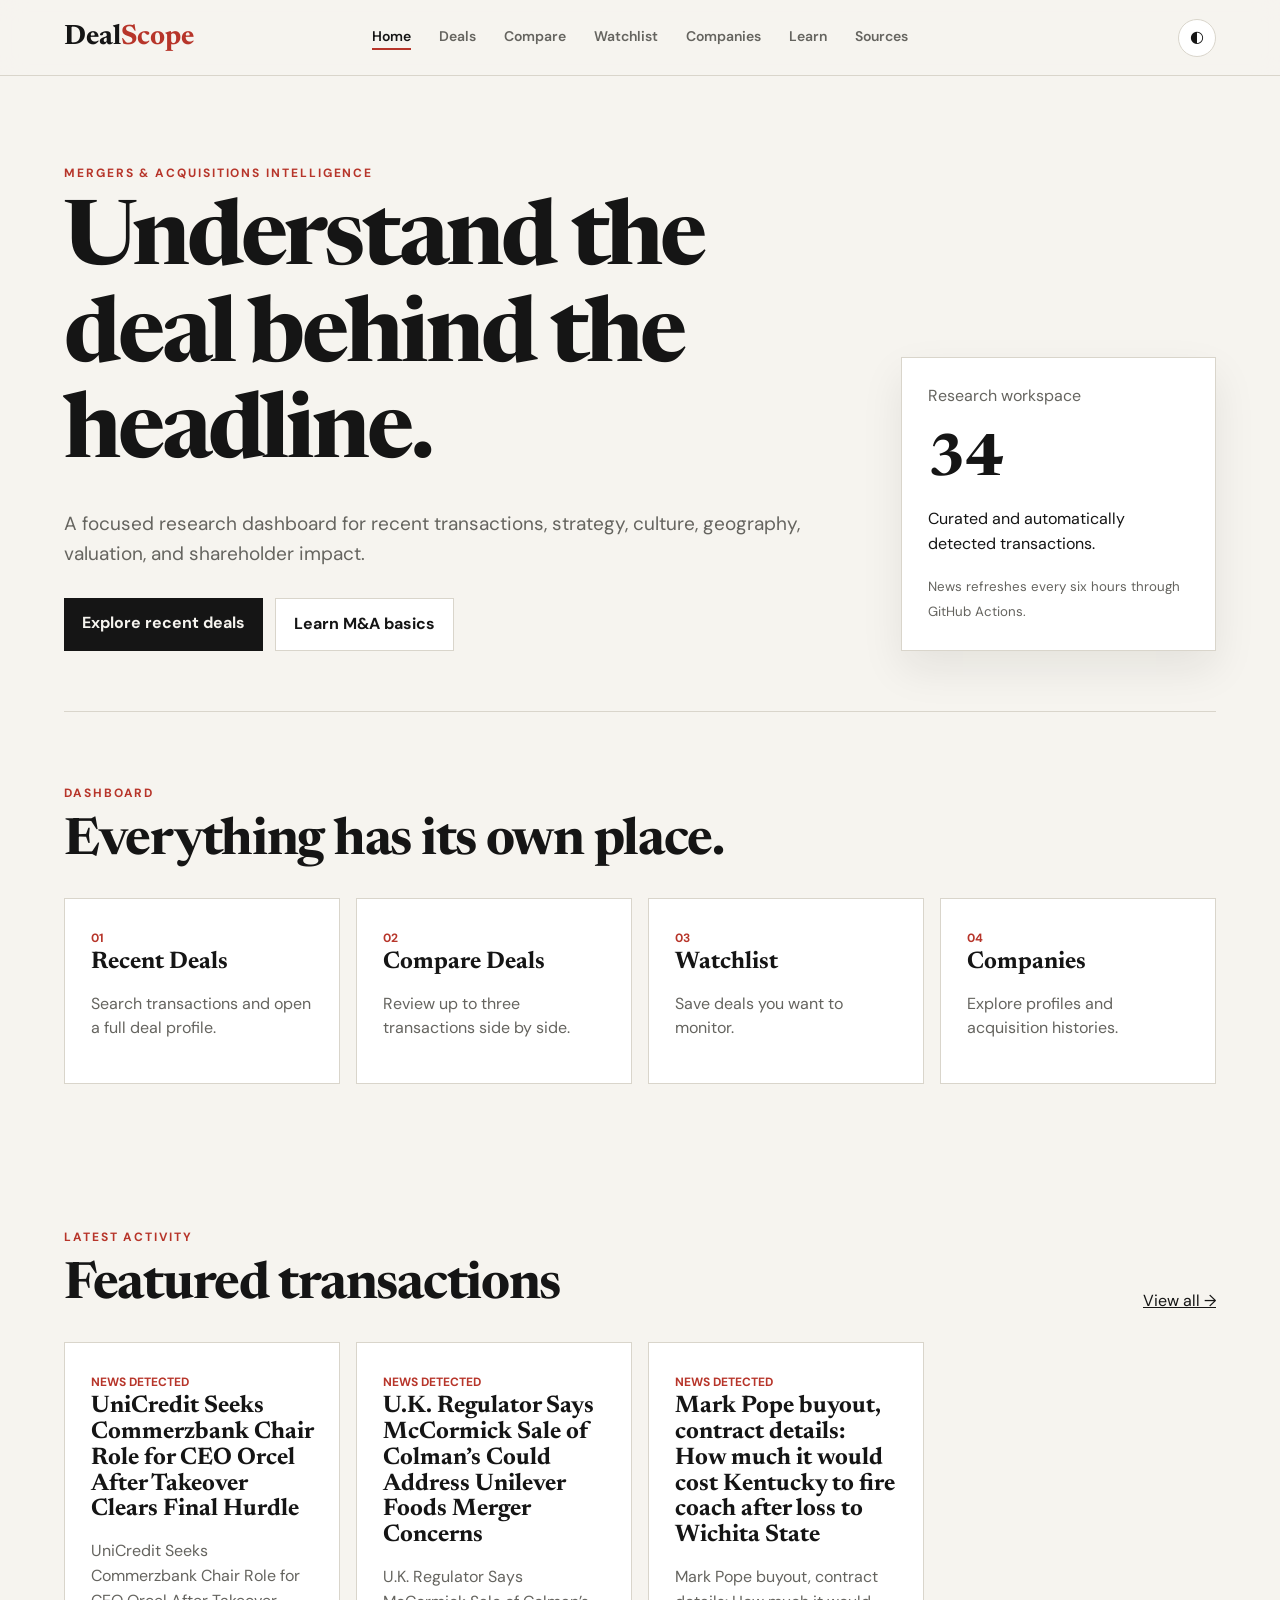
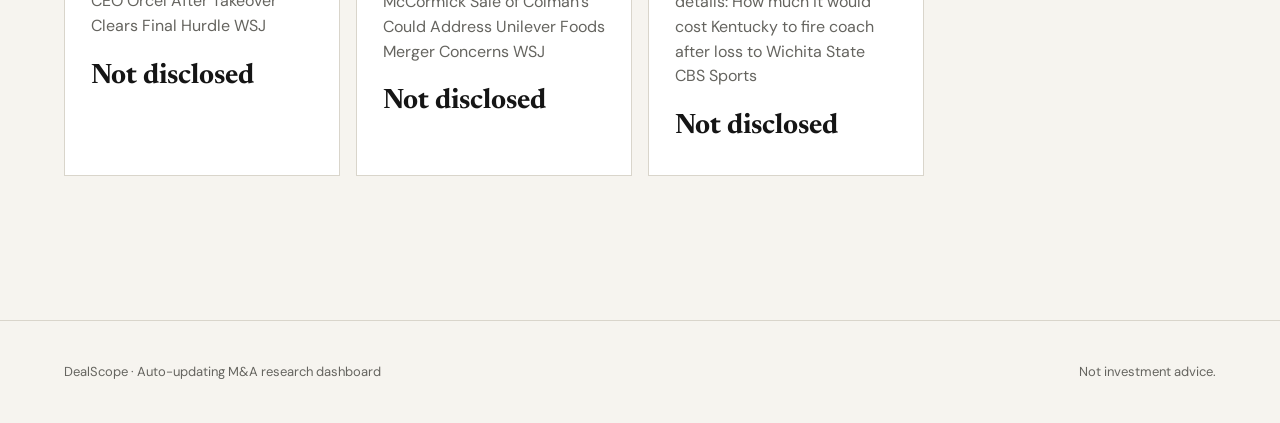
<file: index.html>
<!DOCTYPE html><html lang="en"><head><meta charset="UTF-8"><meta name="viewport" content="width=device-width, initial-scale=1.0"><title>M&A Intelligence | DealScope</title><link rel="preconnect" href="https://fonts.googleapis.com"><link rel="preconnect" href="https://fonts.gstatic.com" crossorigin><link href="https://fonts.googleapis.com/css2?family=DM+Sans:wght@400;500;600;700&family=Newsreader:opsz,wght@6..72,600;6..72,700&display=swap" rel="stylesheet"><link rel="stylesheet" href="styles.css"></head><body><header class="site-header"><a class="brand" href="index.html">Deal<span>Scope</span></a><nav aria-label="Primary navigation"><a href="index.html">Home</a><a href="deals.html">Deals</a><a href="compare.html">Compare</a><a href="watchlist.html">Watchlist</a><a href="companies.html">Companies</a><a href="learn.html">Learn</a><a href="sources.html">Sources</a></nav><button id="themeToggle" class="icon-button" aria-label="Toggle dark mode">◐</button></header><main><section class="hero"><div><p class="eyebrow">MERGERS & ACQUISITIONS INTELLIGENCE</p><h1>Understand the deal behind the headline.</h1><p class="hero-copy">A focused research dashboard for recent transactions, strategy, culture, geography, valuation, and shareholder impact.</p><div class="hero-actions"><a class="primary-button" href="deals.html">Explore recent deals</a><a class="secondary-button" href="learn.html">Learn M&A basics</a></div></div><aside class="market-pulse"><span>Research workspace</span><strong id="homeDealCount">0</strong><p>Curated and automatically detected transactions.</p><small>News refreshes every six hours through GitHub Actions.</small></aside></section><section class="page-section"><div class="section-heading"><div><p class="eyebrow">DASHBOARD</p><h2>Everything has its own place.</h2></div></div><div class="navigation-grid"><a href="deals.html"><span>01</span><h3>Recent Deals</h3><p>Search transactions and open a full deal profile.</p></a><a href="compare.html"><span>02</span><h3>Compare Deals</h3><p>Review up to three transactions side by side.</p></a><a href="watchlist.html"><span>03</span><h3>Watchlist</h3><p>Save deals you want to monitor.</p></a><a href="companies.html"><span>04</span><h3>Companies</h3><p>Explore profiles and acquisition histories.</p></a></div></section><section class="page-section"><div class="section-heading"><div><p class="eyebrow">LATEST ACTIVITY</p><h2>Featured transactions</h2></div><a href="deals.html">View all →</a></div><div id="featuredDeals" class="featured-grid"></div></section></main><footer><p>DealScope · Auto-updating M&A research dashboard</p><p>Not investment advice.</p></footer><script src="generated-deals.js"></script><script src="data.js"></script><script src="app.js"></script></body></html>
</file>
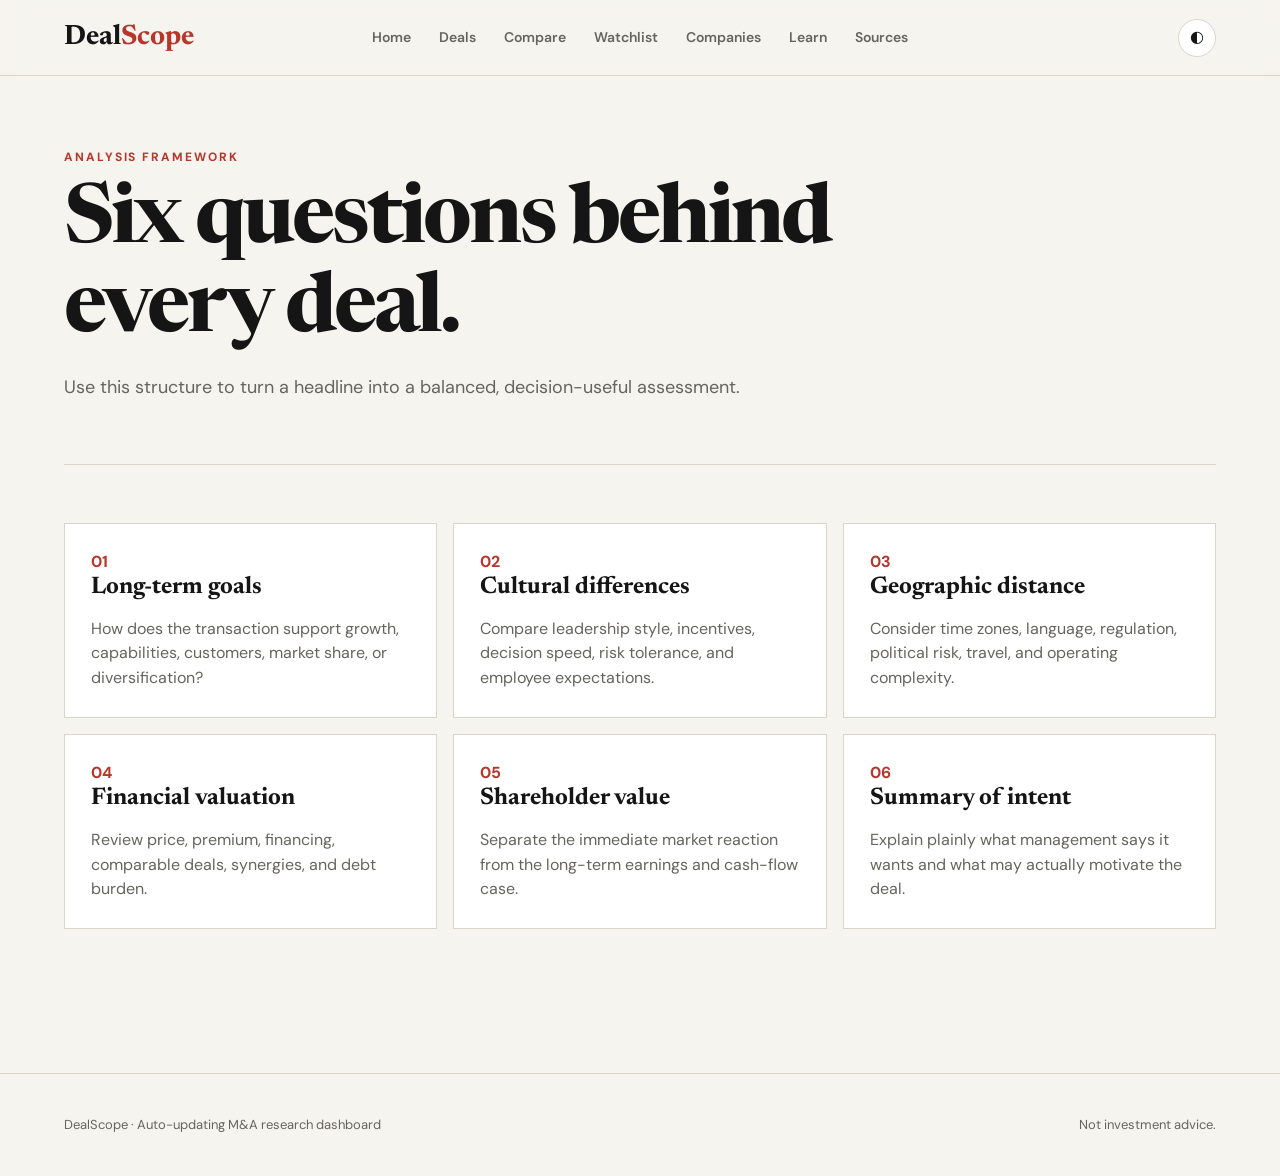
<file: analysis.html>
<!DOCTYPE html><html lang="en"><head><meta charset="UTF-8"><meta name="viewport" content="width=device-width, initial-scale=1.0"><title>Analysis Framework | DealScope</title><link rel="preconnect" href="https://fonts.googleapis.com"><link rel="preconnect" href="https://fonts.gstatic.com" crossorigin><link href="https://fonts.googleapis.com/css2?family=DM+Sans:wght@400;500;600;700&family=Newsreader:opsz,wght@6..72,600;6..72,700&display=swap" rel="stylesheet"><link rel="stylesheet" href="styles.css"></head><body><header class="site-header"><a class="brand" href="index.html">Deal<span>Scope</span></a><nav aria-label="Primary navigation"><a href="index.html">Home</a><a href="deals.html">Deals</a><a href="compare.html">Compare</a><a href="watchlist.html">Watchlist</a><a href="companies.html">Companies</a><a href="learn.html">Learn</a><a href="sources.html">Sources</a></nav><button id="themeToggle" class="icon-button" aria-label="Toggle dark mode">◐</button></header><main><section class="page-hero"><p class="eyebrow">ANALYSIS FRAMEWORK</p><h1>Six questions behind every deal.</h1><p>Use this structure to turn a headline into a balanced, decision-useful assessment.</p></section><section class="framework-grid page-section"><article><span>01</span><h3>Long-term goals</h3><p>How does the transaction support growth, capabilities, customers, market share, or diversification?</p></article><article><span>02</span><h3>Cultural differences</h3><p>Compare leadership style, incentives, decision speed, risk tolerance, and employee expectations.</p></article><article><span>03</span><h3>Geographic distance</h3><p>Consider time zones, language, regulation, political risk, travel, and operating complexity.</p></article><article><span>04</span><h3>Financial valuation</h3><p>Review price, premium, financing, comparable deals, synergies, and debt burden.</p></article><article><span>05</span><h3>Shareholder value</h3><p>Separate the immediate market reaction from the long-term earnings and cash-flow case.</p></article><article><span>06</span><h3>Summary of intent</h3><p>Explain plainly what management says it wants and what may actually motivate the deal.</p></article></section></main><footer><p>DealScope · Auto-updating M&A research dashboard</p><p>Not investment advice.</p></footer><script src="generated-deals.js"></script><script src="data.js"></script><script src="app.js"></script></body></html>
</file>
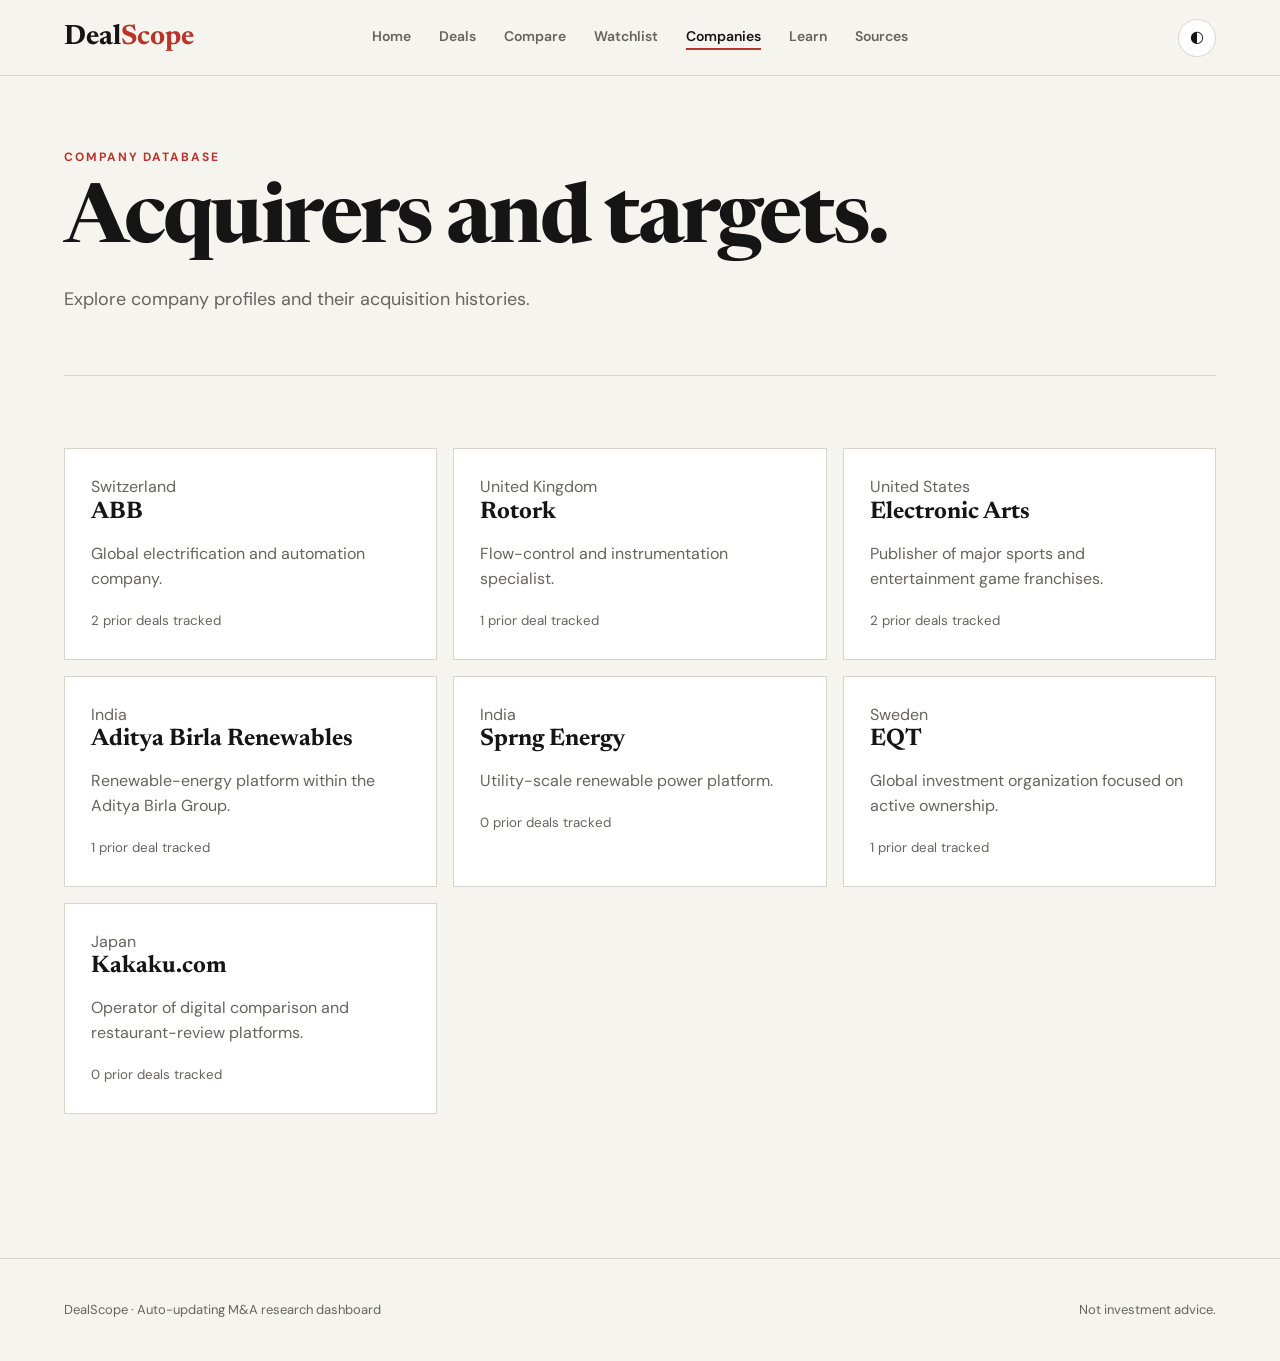
<file: companies.html>
<!DOCTYPE html><html lang="en"><head><meta charset="UTF-8"><meta name="viewport" content="width=device-width, initial-scale=1.0"><link rel="preconnect" href="https://fonts.googleapis.com"><link rel="preconnect" href="https://fonts.gstatic.com" crossorigin><link href="https://fonts.googleapis.com/css2?family=DM+Sans:wght@400;500;600;700&family=Newsreader:opsz,wght@6..72,600;6..72,700&display=swap" rel="stylesheet"><link rel="stylesheet" href="styles.css"><title>Companies | DealScope</title></head><body><header class="site-header"><a class="brand" href="index.html">Deal<span>Scope</span></a><nav aria-label="Primary navigation"><a href="index.html">Home</a><a href="deals.html">Deals</a><a href="compare.html">Compare</a><a href="watchlist.html">Watchlist</a><a href="companies.html">Companies</a><a href="learn.html">Learn</a><a href="sources.html">Sources</a></nav><button id="themeToggle" class="icon-button" aria-label="Toggle dark mode">◐</button></header><main><section class="page-hero"><p class="eyebrow">COMPANY DATABASE</p><h1>Acquirers and targets.</h1><p>Explore company profiles and their acquisition histories.</p></section><section class="page-section"><div id="companyGrid" class="company-grid"></div></section></main><footer><p>DealScope · Auto-updating M&A research dashboard</p><p>Not investment advice.</p></footer><script src="generated-deals.js"></script><script src="data.js"></script><script src="app.js"></script></body></html>
</file>
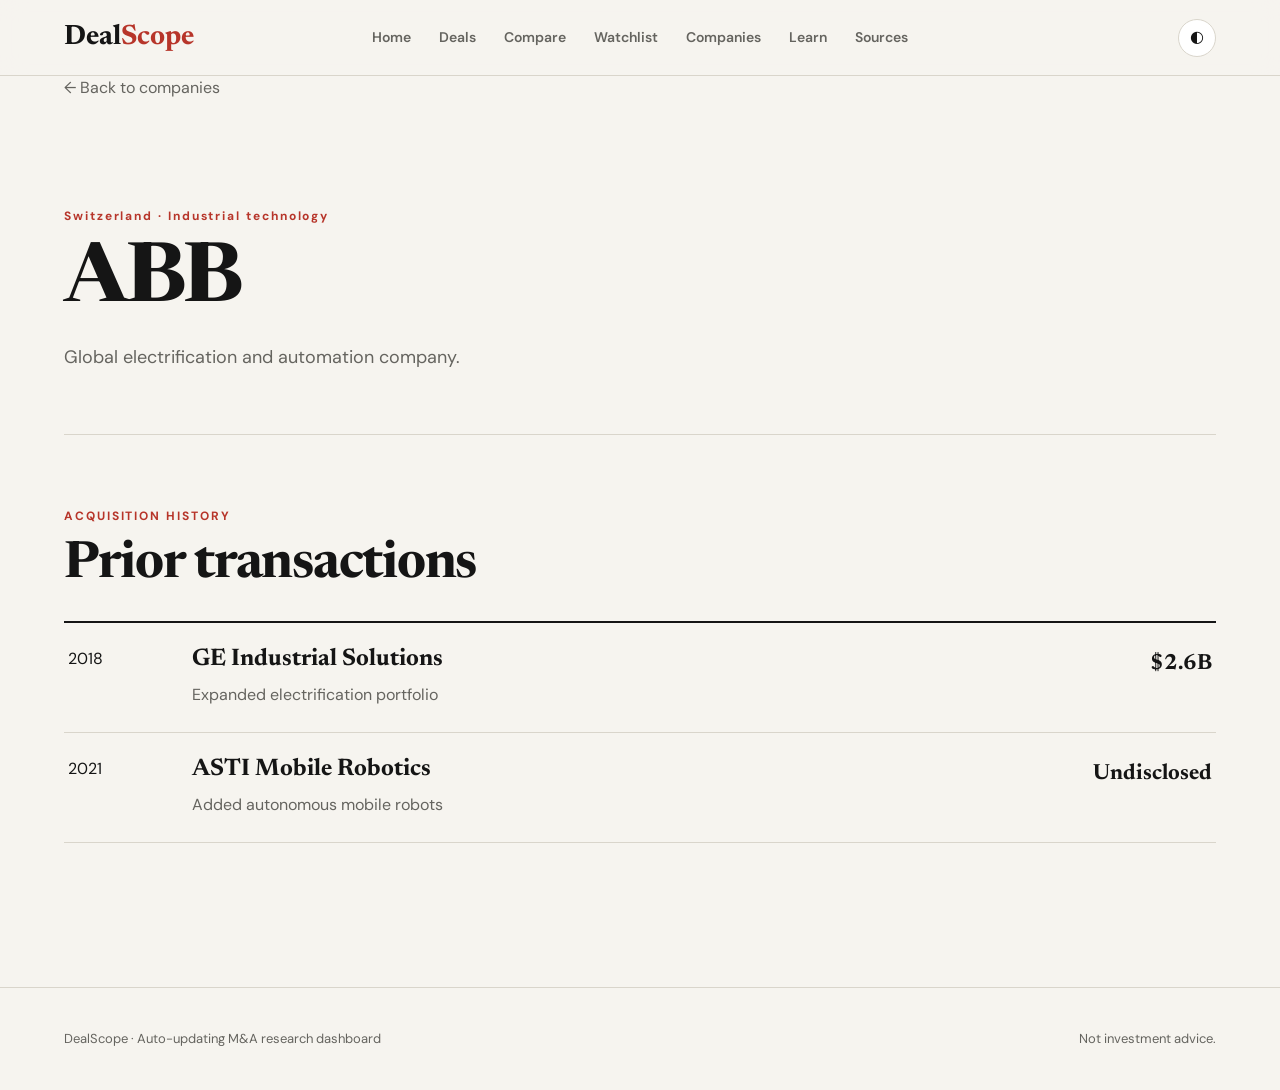
<file: company.html>
<!DOCTYPE html><html lang="en"><head><meta charset="UTF-8"><meta name="viewport" content="width=device-width, initial-scale=1.0"><link rel="preconnect" href="https://fonts.googleapis.com"><link rel="preconnect" href="https://fonts.gstatic.com" crossorigin><link href="https://fonts.googleapis.com/css2?family=DM+Sans:wght@400;500;600;700&family=Newsreader:opsz,wght@6..72,600;6..72,700&display=swap" rel="stylesheet"><link rel="stylesheet" href="styles.css"><title>Company Profile | DealScope</title></head><body><header class="site-header"><a class="brand" href="index.html">Deal<span>Scope</span></a><nav aria-label="Primary navigation"><a href="index.html">Home</a><a href="deals.html">Deals</a><a href="compare.html">Compare</a><a href="watchlist.html">Watchlist</a><a href="companies.html">Companies</a><a href="learn.html">Learn</a><a href="sources.html">Sources</a></nav><button id="themeToggle" class="icon-button" aria-label="Toggle dark mode">◐</button></header><main><section id="companyPage"></section></main><footer><p>DealScope · Auto-updating M&A research dashboard</p><p>Not investment advice.</p></footer><script src="generated-deals.js"></script><script src="data.js"></script><script src="app.js"></script></body></html>
</file>
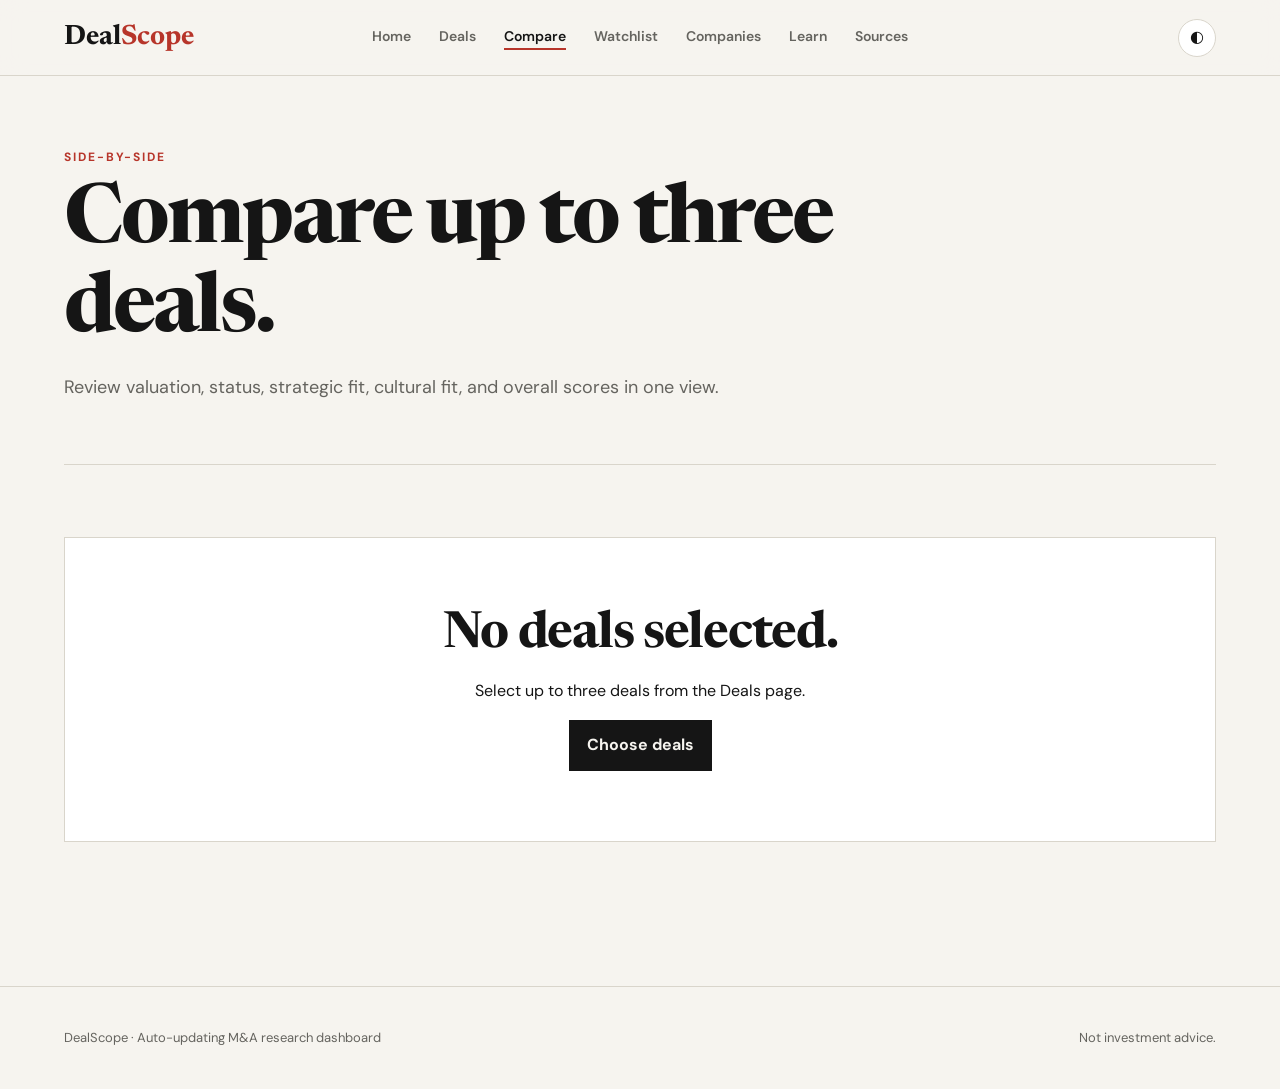
<file: compare.html>
<!DOCTYPE html><html lang="en"><head><meta charset="UTF-8"><meta name="viewport" content="width=device-width, initial-scale=1.0"><link rel="preconnect" href="https://fonts.googleapis.com"><link rel="preconnect" href="https://fonts.gstatic.com" crossorigin><link href="https://fonts.googleapis.com/css2?family=DM+Sans:wght@400;500;600;700&family=Newsreader:opsz,wght@6..72,600;6..72,700&display=swap" rel="stylesheet"><link rel="stylesheet" href="styles.css"><title>Compare Deals | DealScope</title></head><body><header class="site-header"><a class="brand" href="index.html">Deal<span>Scope</span></a><nav aria-label="Primary navigation"><a href="index.html">Home</a><a href="deals.html">Deals</a><a href="compare.html">Compare</a><a href="watchlist.html">Watchlist</a><a href="companies.html">Companies</a><a href="learn.html">Learn</a><a href="sources.html">Sources</a></nav><button id="themeToggle" class="icon-button" aria-label="Toggle dark mode">◐</button></header><main><section class="page-hero"><p class="eyebrow">SIDE-BY-SIDE</p><h1>Compare up to three deals.</h1><p>Review valuation, status, strategic fit, cultural fit, and overall scores in one view.</p></section><section class="page-section"><div id="compareGrid"></div></section></main><footer><p>DealScope · Auto-updating M&A research dashboard</p><p>Not investment advice.</p></footer><script src="generated-deals.js"></script><script src="data.js"></script><script src="app.js"></script></body></html>
</file>
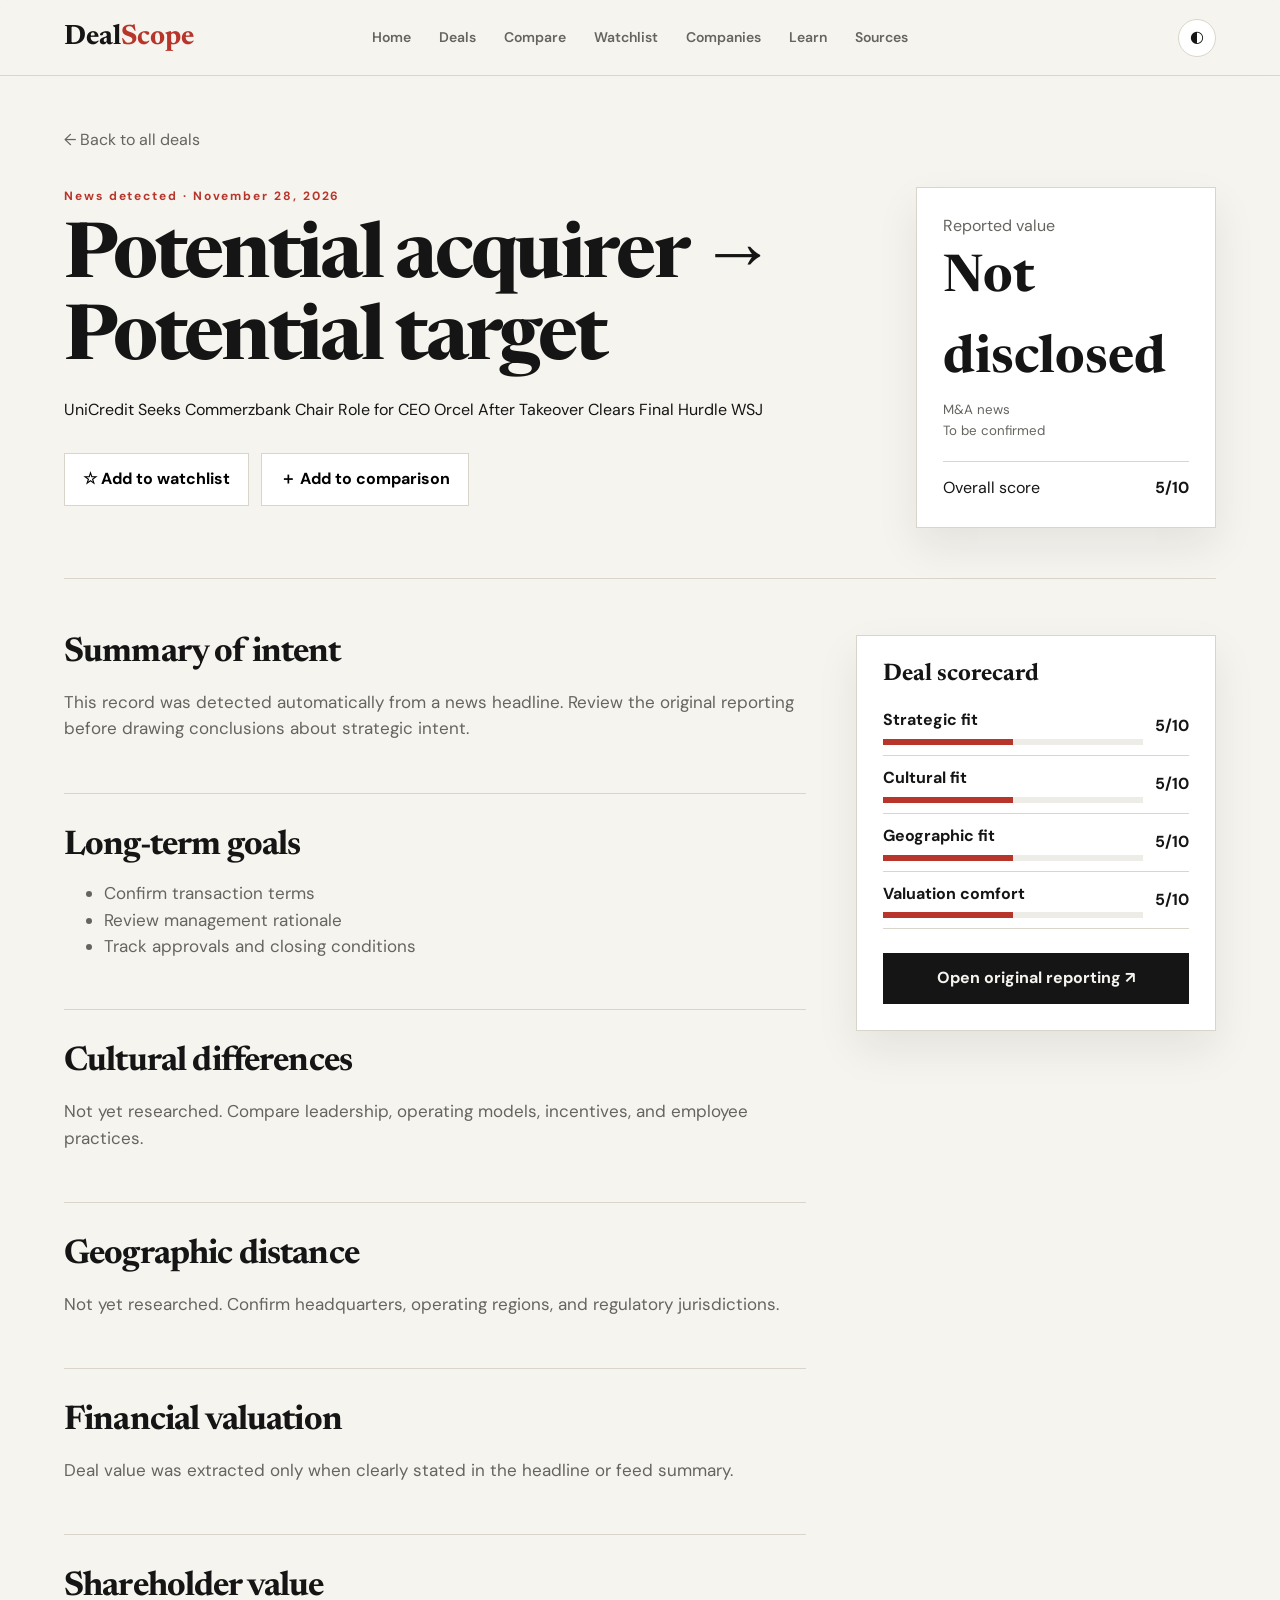
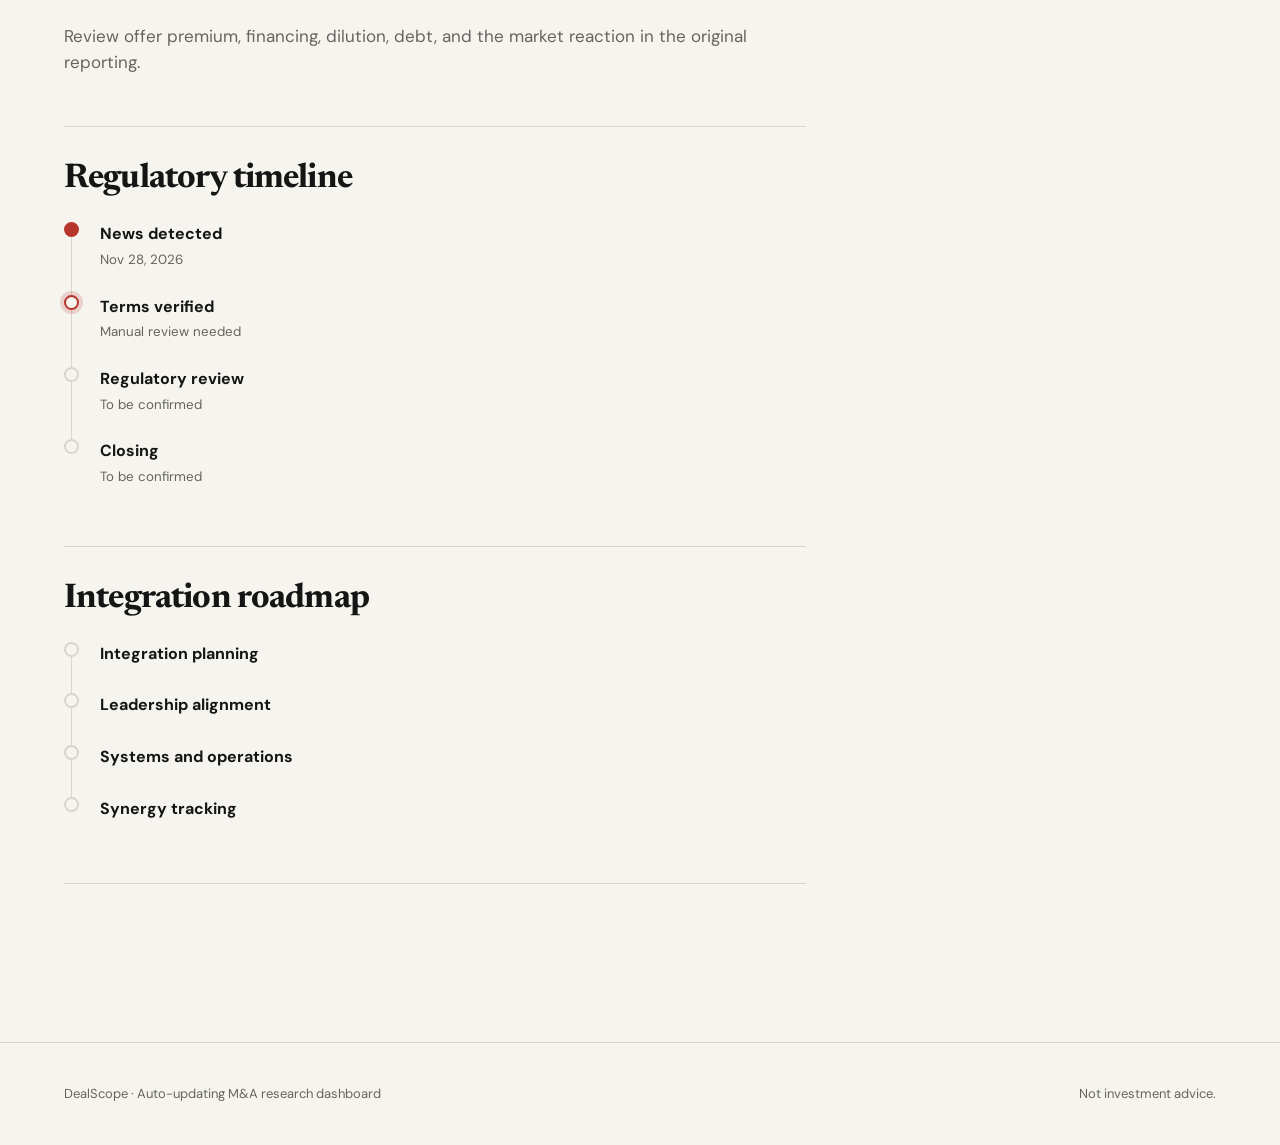
<file: deal.html>
<!DOCTYPE html><html lang="en"><head><meta charset="UTF-8"><meta name="viewport" content="width=device-width, initial-scale=1.0"><title>Deal Analysis | DealScope</title><link rel="preconnect" href="https://fonts.googleapis.com"><link rel="preconnect" href="https://fonts.gstatic.com" crossorigin><link href="https://fonts.googleapis.com/css2?family=DM+Sans:wght@400;500;600;700&family=Newsreader:opsz,wght@6..72,600;6..72,700&display=swap" rel="stylesheet"><link rel="stylesheet" href="styles.css"></head><body><header class="site-header"><a class="brand" href="index.html">Deal<span>Scope</span></a><nav aria-label="Primary navigation"><a href="index.html">Home</a><a href="deals.html">Deals</a><a href="compare.html">Compare</a><a href="watchlist.html">Watchlist</a><a href="companies.html">Companies</a><a href="learn.html">Learn</a><a href="sources.html">Sources</a></nav><button id="themeToggle" class="icon-button" aria-label="Toggle dark mode">◐</button></header><main><section id="dealPage" class="deal-page"></section></main><footer><p>DealScope · Auto-updating M&A research dashboard</p><p>Not investment advice.</p></footer><script src="generated-deals.js"></script><script src="data.js"></script><script src="app.js"></script></body></html>
</file>
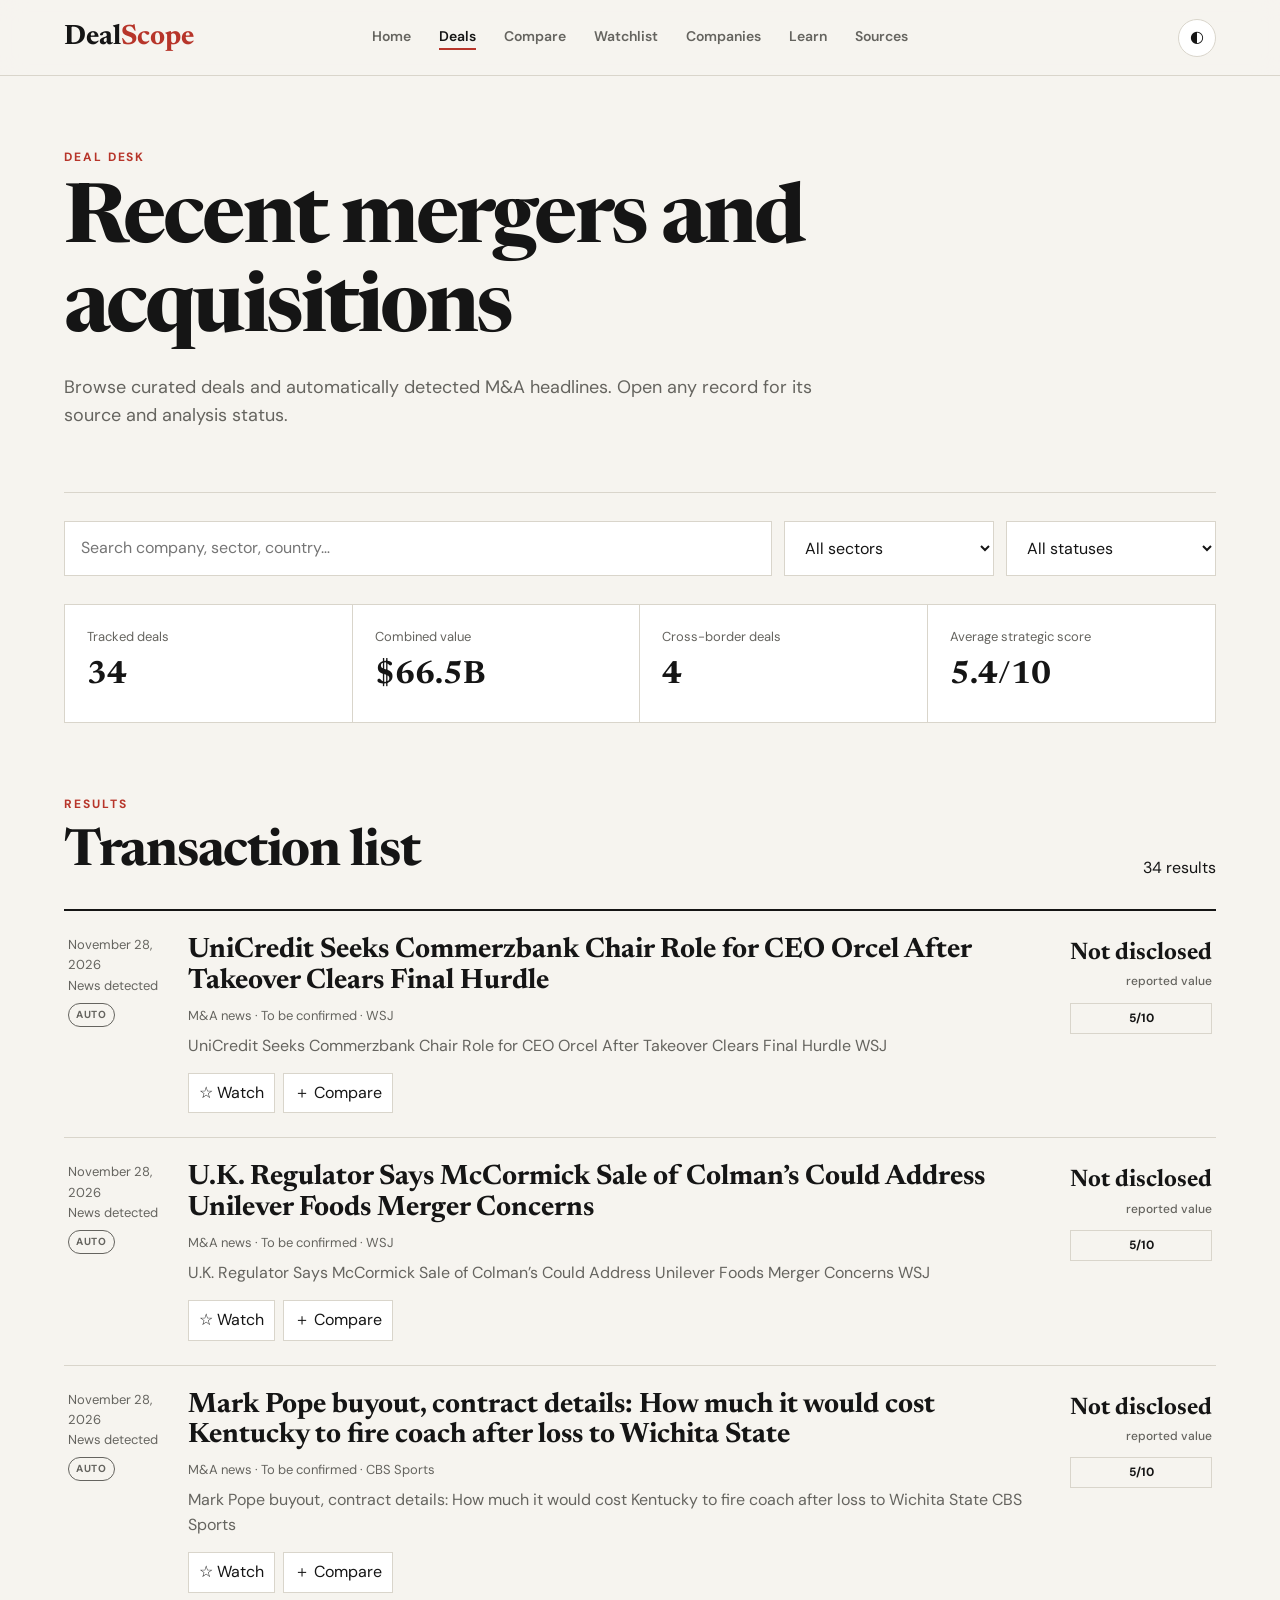
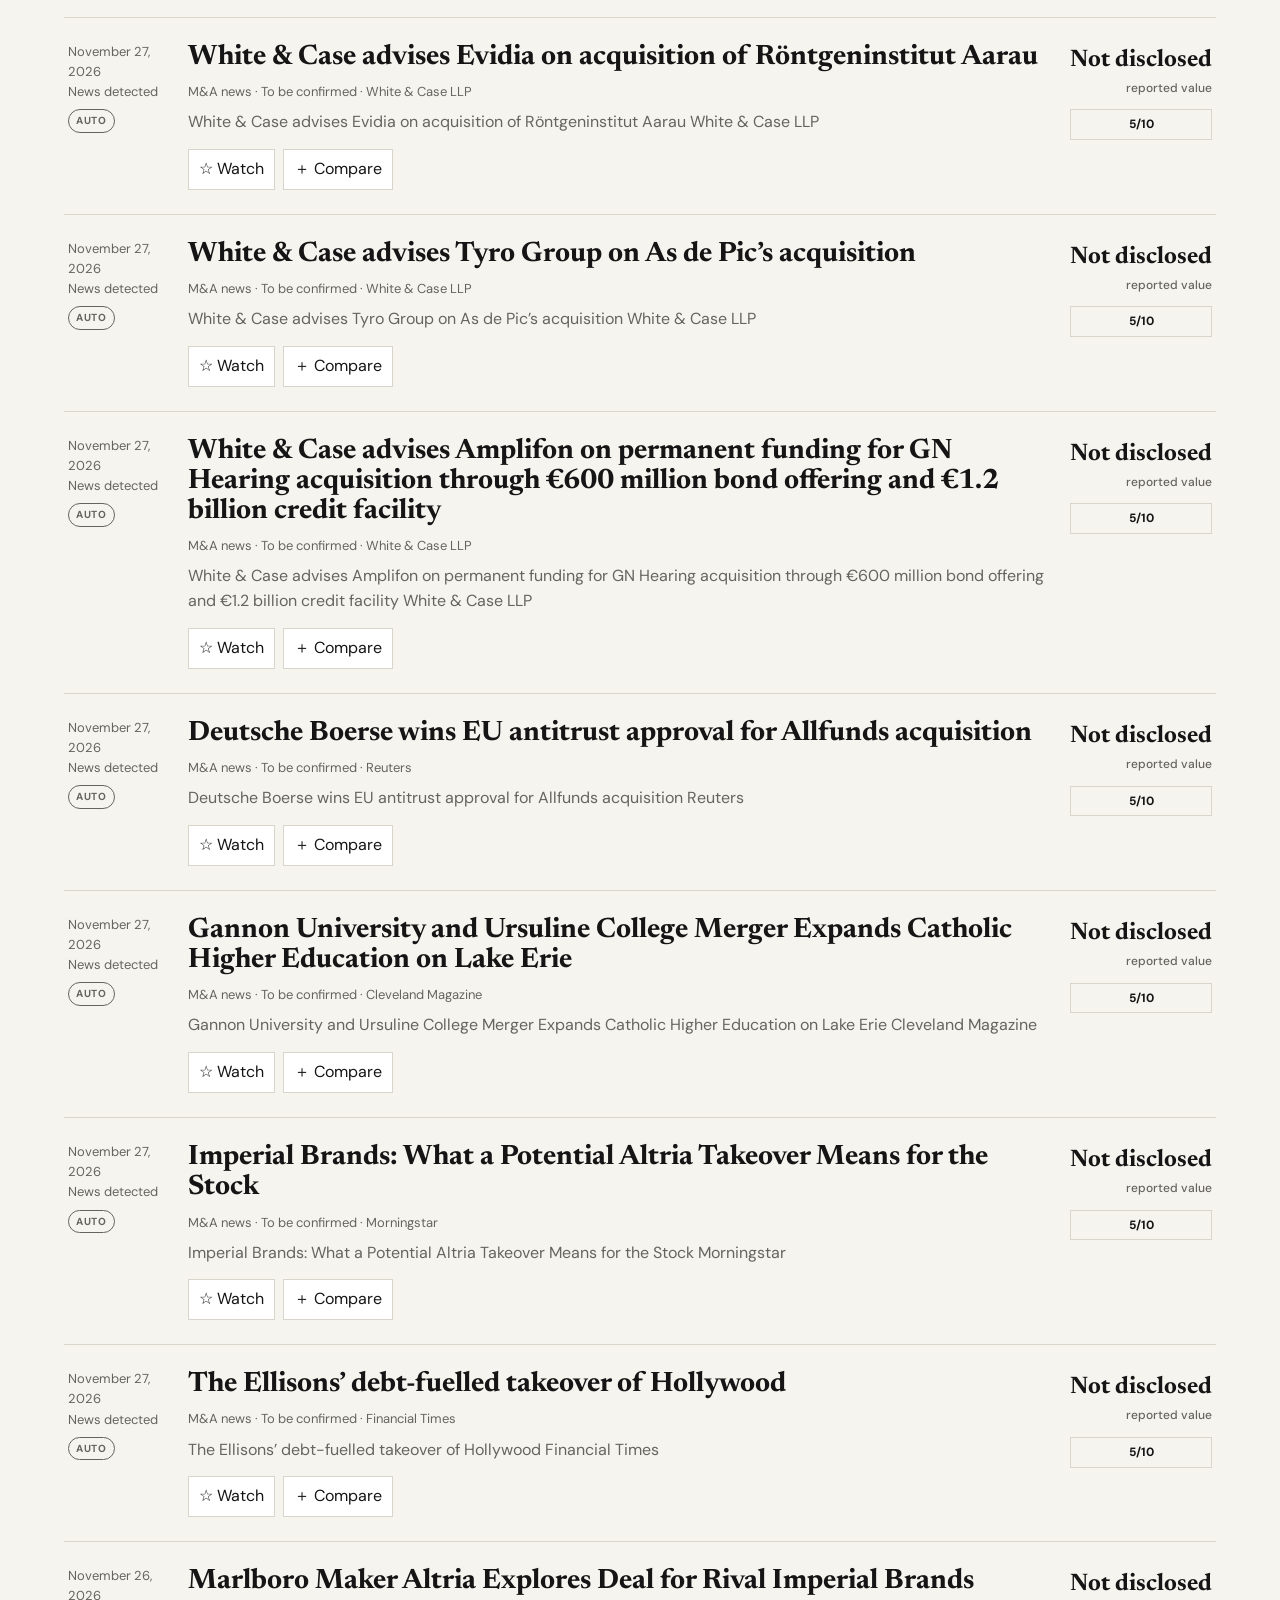
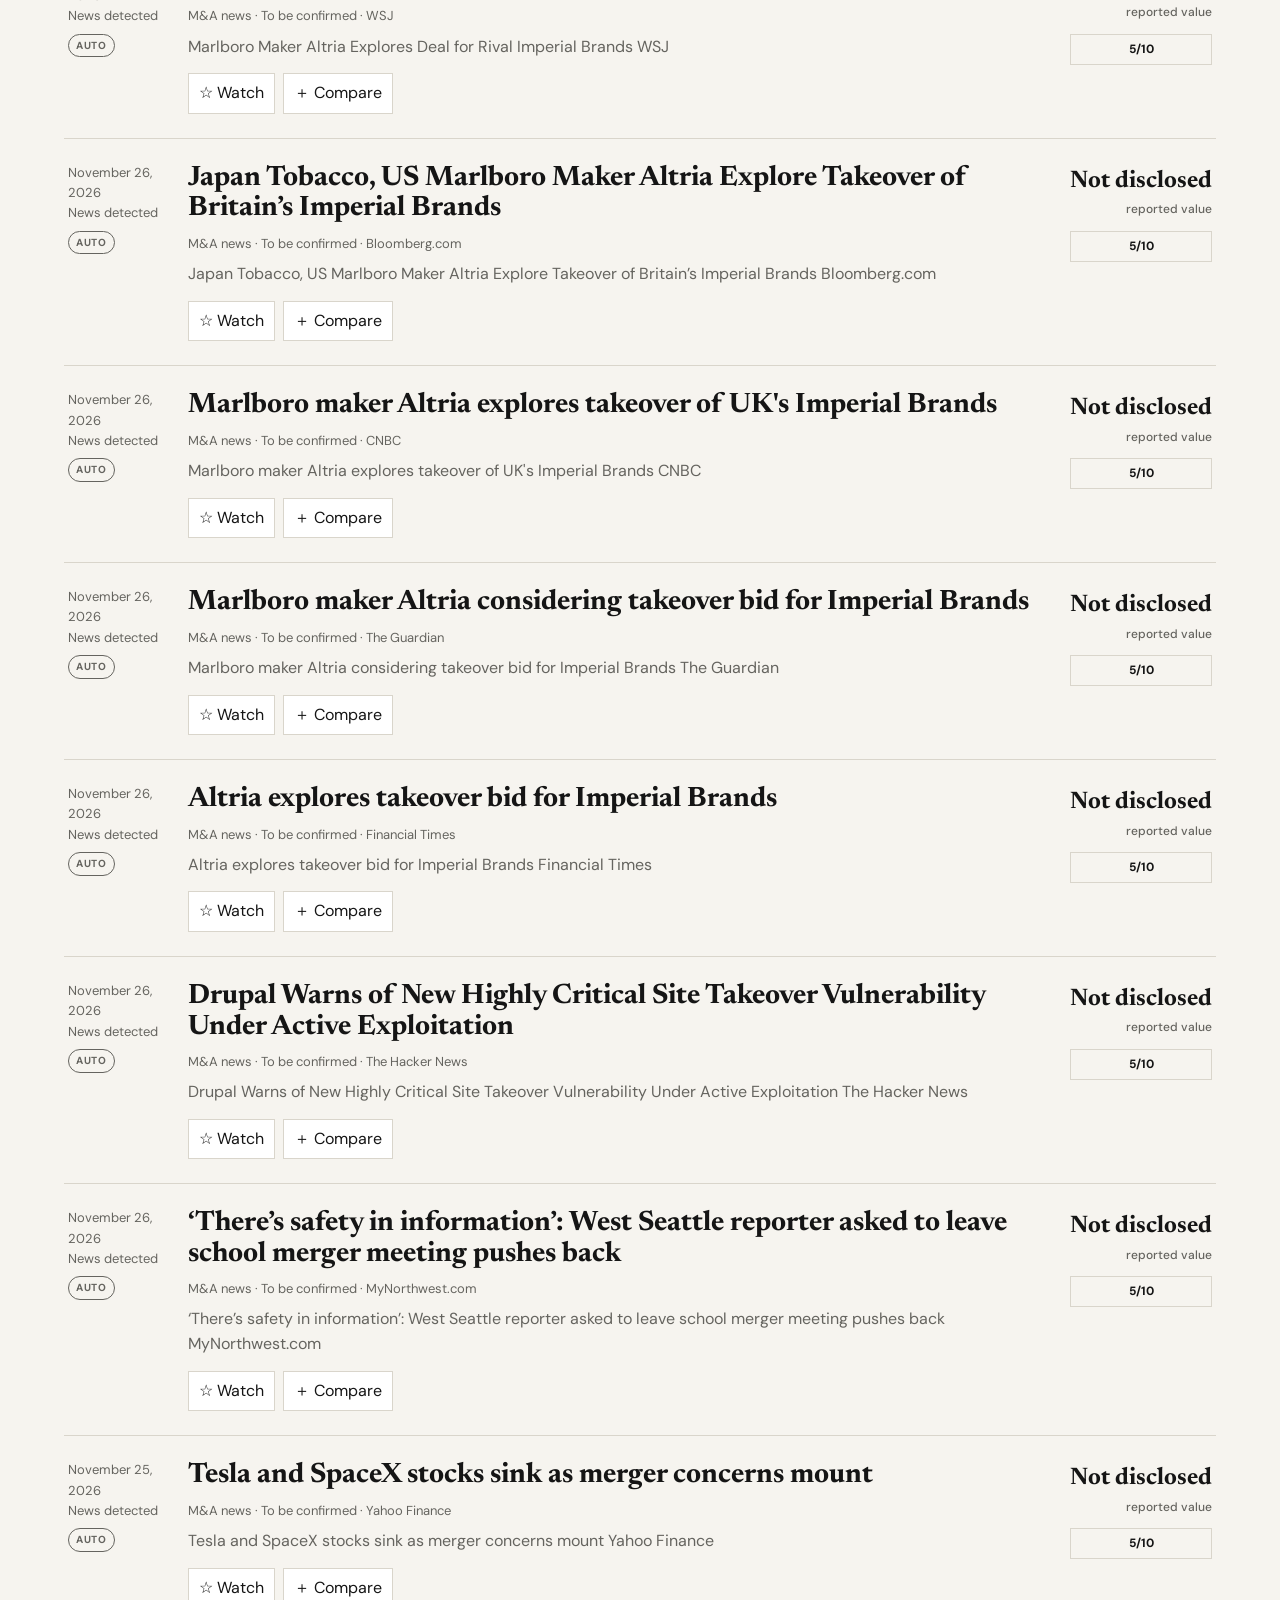
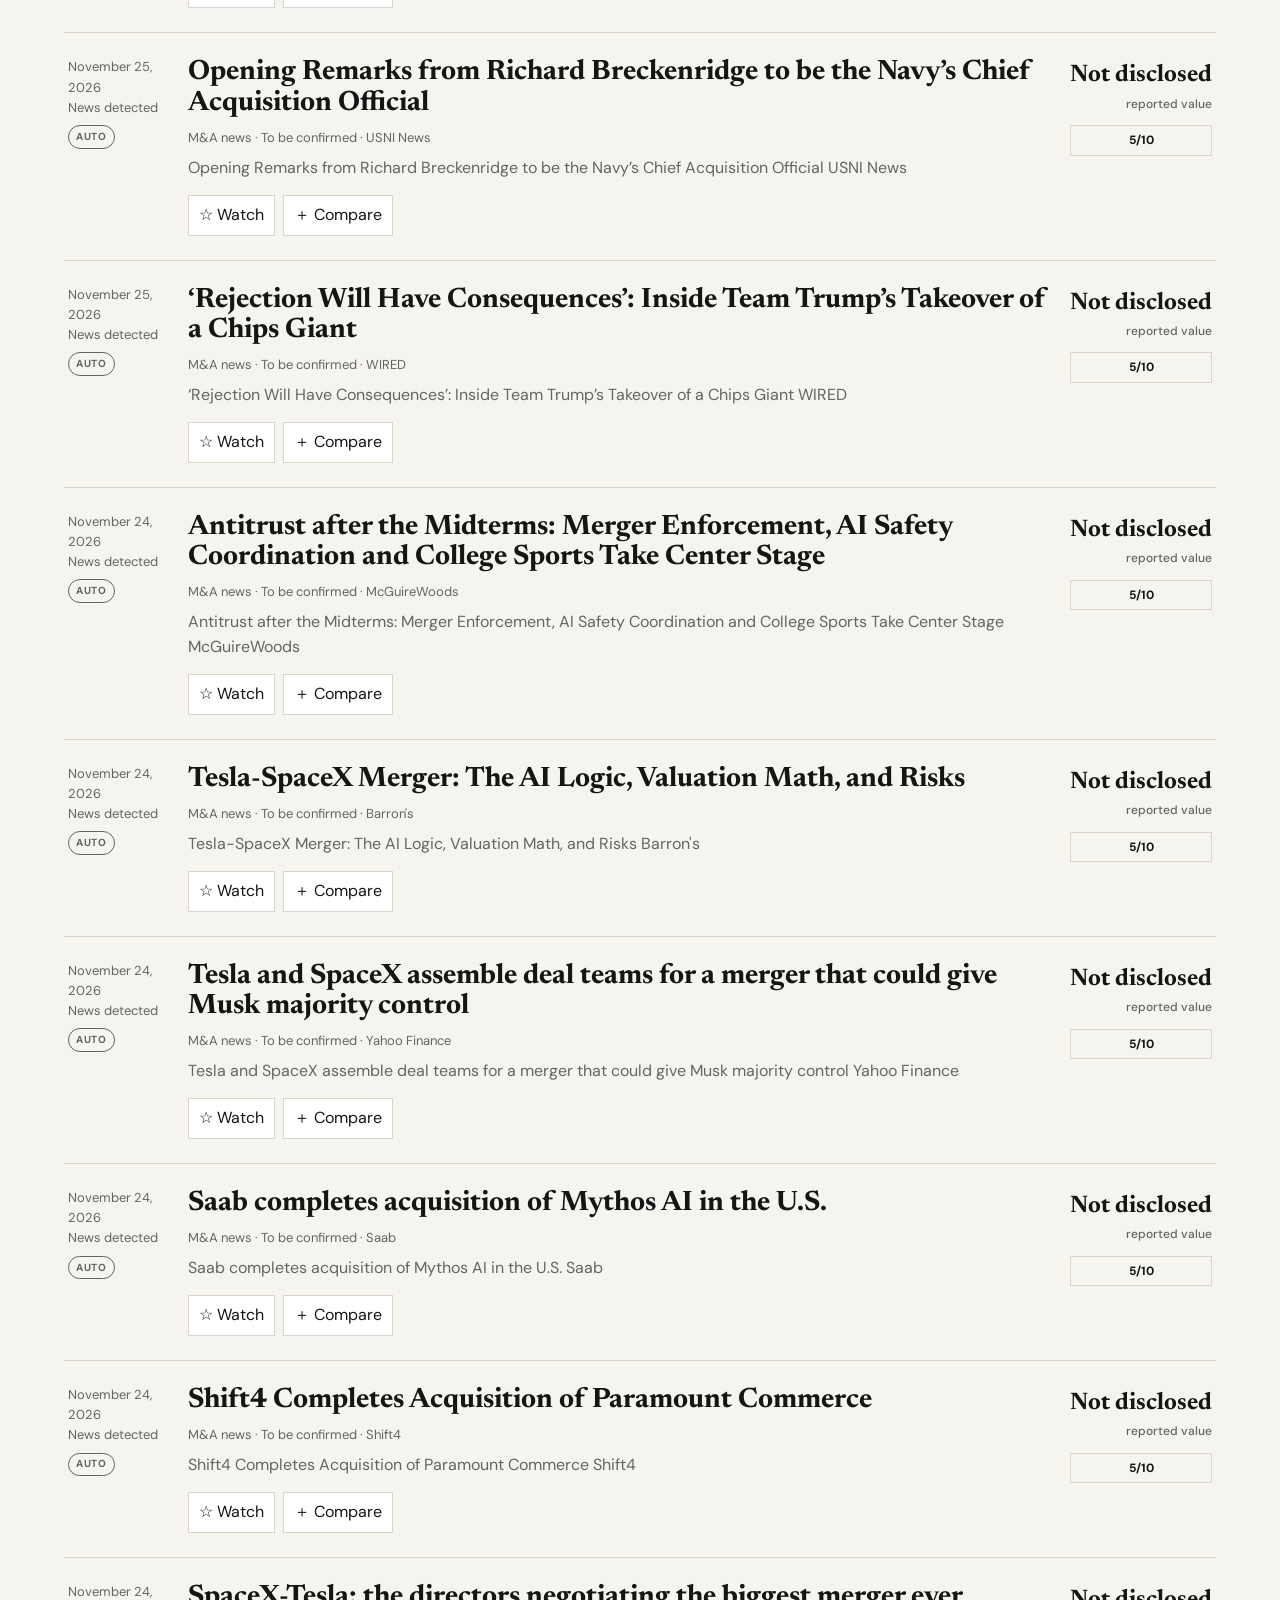
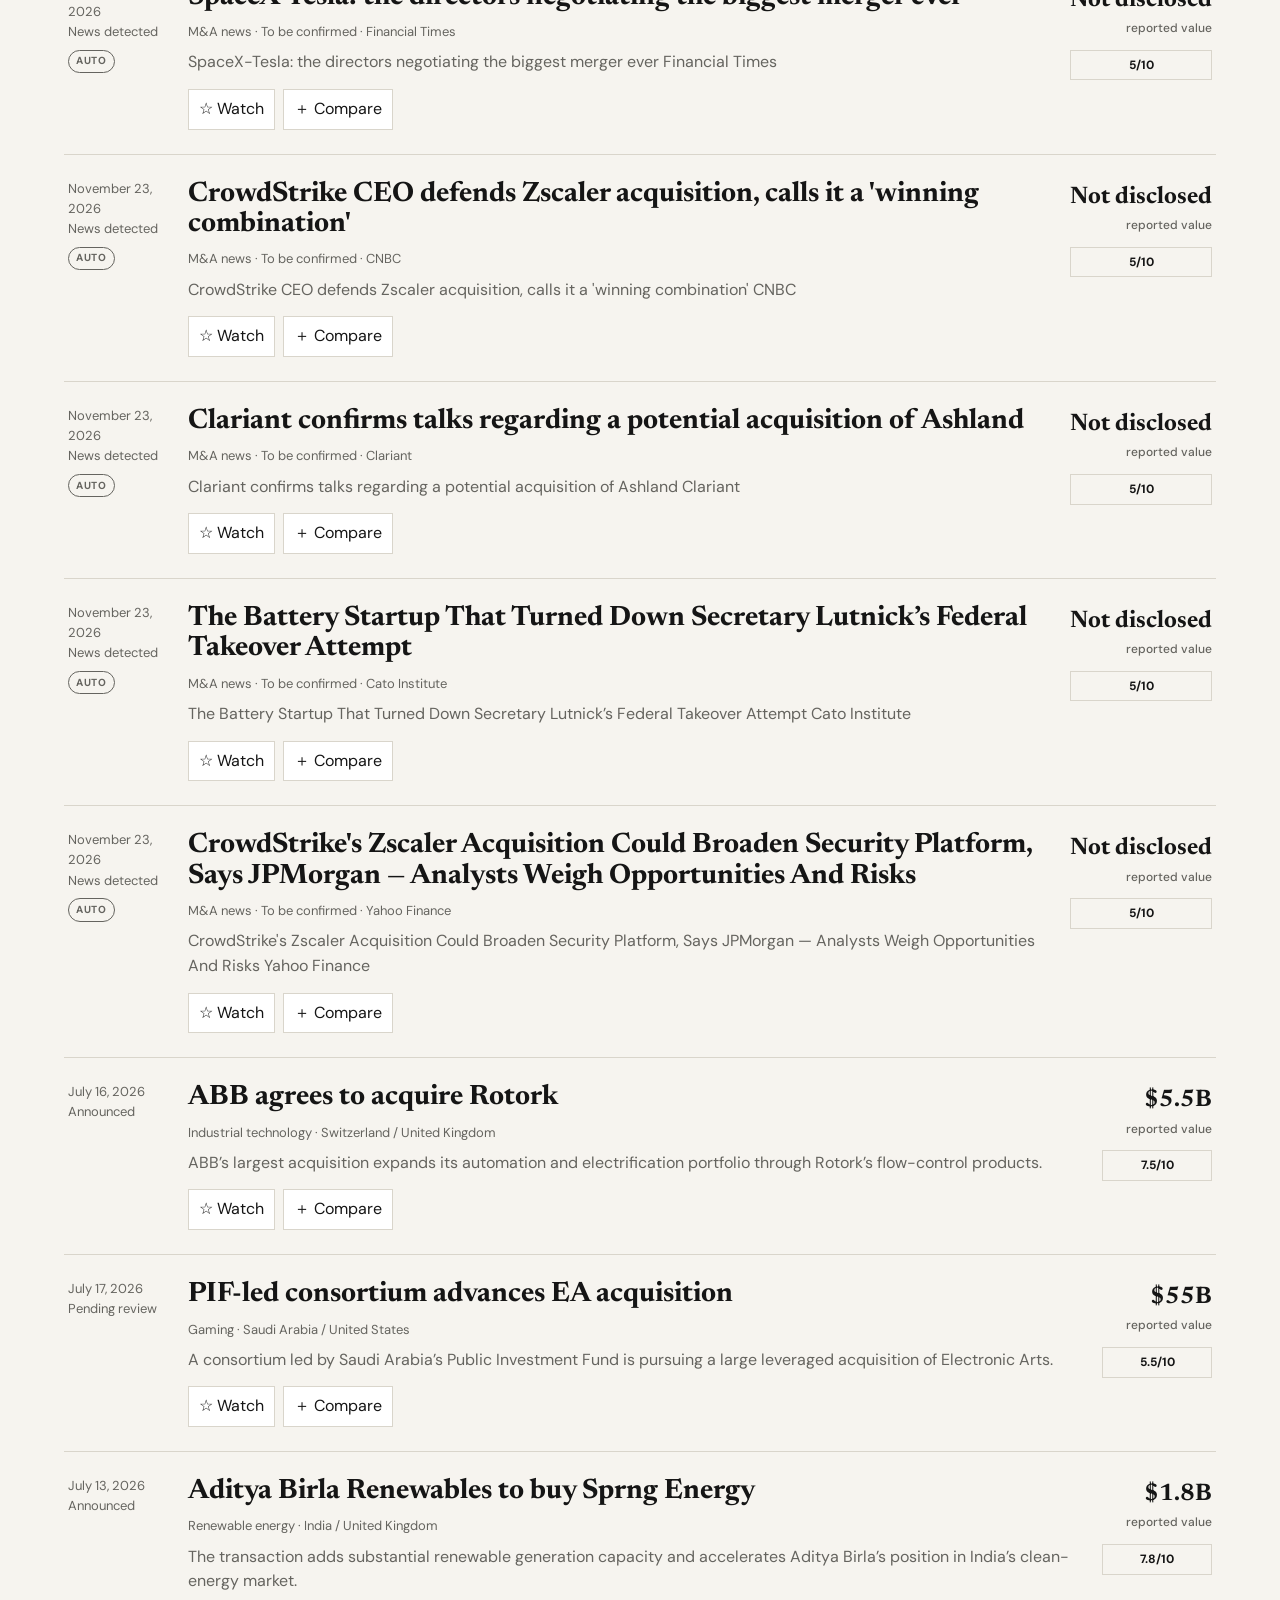
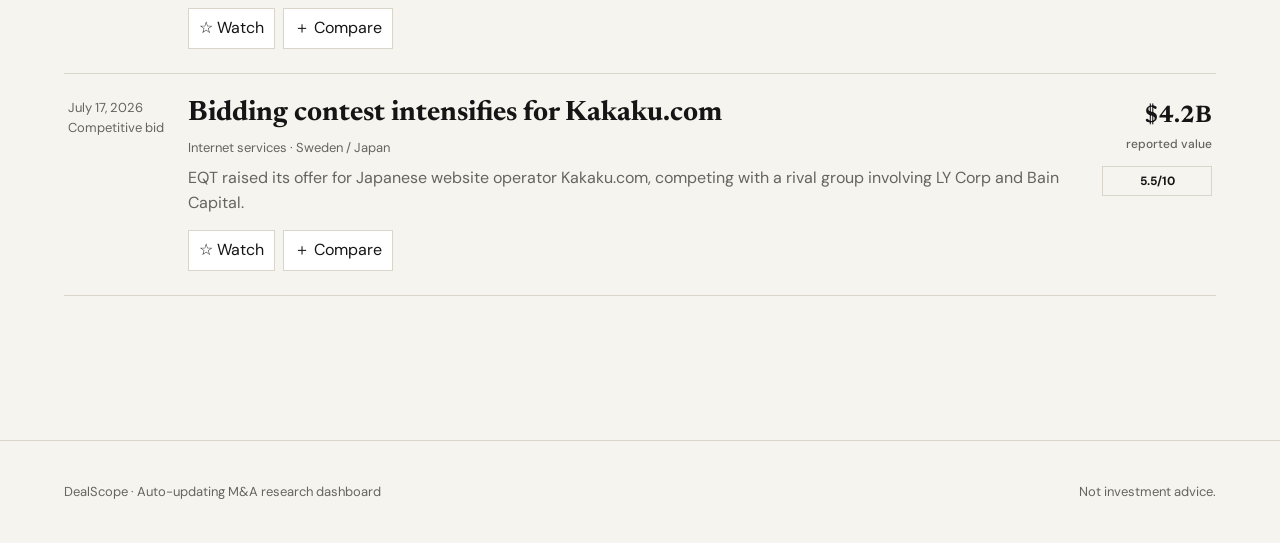
<file: deals.html>
<!DOCTYPE html><html lang="en"><head><meta charset="UTF-8"><meta name="viewport" content="width=device-width, initial-scale=1.0"><title>Recent Deals | DealScope</title><link rel="preconnect" href="https://fonts.googleapis.com"><link rel="preconnect" href="https://fonts.gstatic.com" crossorigin><link href="https://fonts.googleapis.com/css2?family=DM+Sans:wght@400;500;600;700&family=Newsreader:opsz,wght@6..72,600;6..72,700&display=swap" rel="stylesheet"><link rel="stylesheet" href="styles.css"></head><body><header class="site-header"><a class="brand" href="index.html">Deal<span>Scope</span></a><nav aria-label="Primary navigation"><a href="index.html">Home</a><a href="deals.html">Deals</a><a href="compare.html">Compare</a><a href="watchlist.html">Watchlist</a><a href="companies.html">Companies</a><a href="learn.html">Learn</a><a href="sources.html">Sources</a></nav><button id="themeToggle" class="icon-button" aria-label="Toggle dark mode">◐</button></header><main><section class="page-hero"><p class="eyebrow">DEAL DESK</p><h1>Recent mergers and acquisitions</h1><p>Browse curated deals and automatically detected M&A headlines. Open any record for its source and analysis status.</p></section><section class="toolbar"><input id="searchInput" type="search" placeholder="Search company, sector, country…"><select id="sectorFilter"><option value="all">All sectors</option></select><select id="statusFilter"><option value="all">All statuses</option><option>Announced</option><option>Pending review</option><option>Competitive bid</option><option>News detected</option></select></section><section class="metrics"><article><span>Tracked deals</span><strong id="dealCount">0</strong></article><article><span>Combined value</span><strong id="combinedValue">$0B</strong></article><article><span>Cross-border deals</span><strong id="crossBorderCount">0</strong></article><article><span>Average strategic score</span><strong id="averageScore">0/10</strong></article></section><section class="page-section"><div class="section-heading"><div><p class="eyebrow">RESULTS</p><h2>Transaction list</h2></div><span id="resultCount"></span></div><div id="dealList" class="deal-list"></div></section></main><footer><p>DealScope · Auto-updating M&A research dashboard</p><p>Not investment advice.</p></footer><script src="generated-deals.js"></script><script src="data.js"></script><script src="app.js"></script></body></html>
</file>
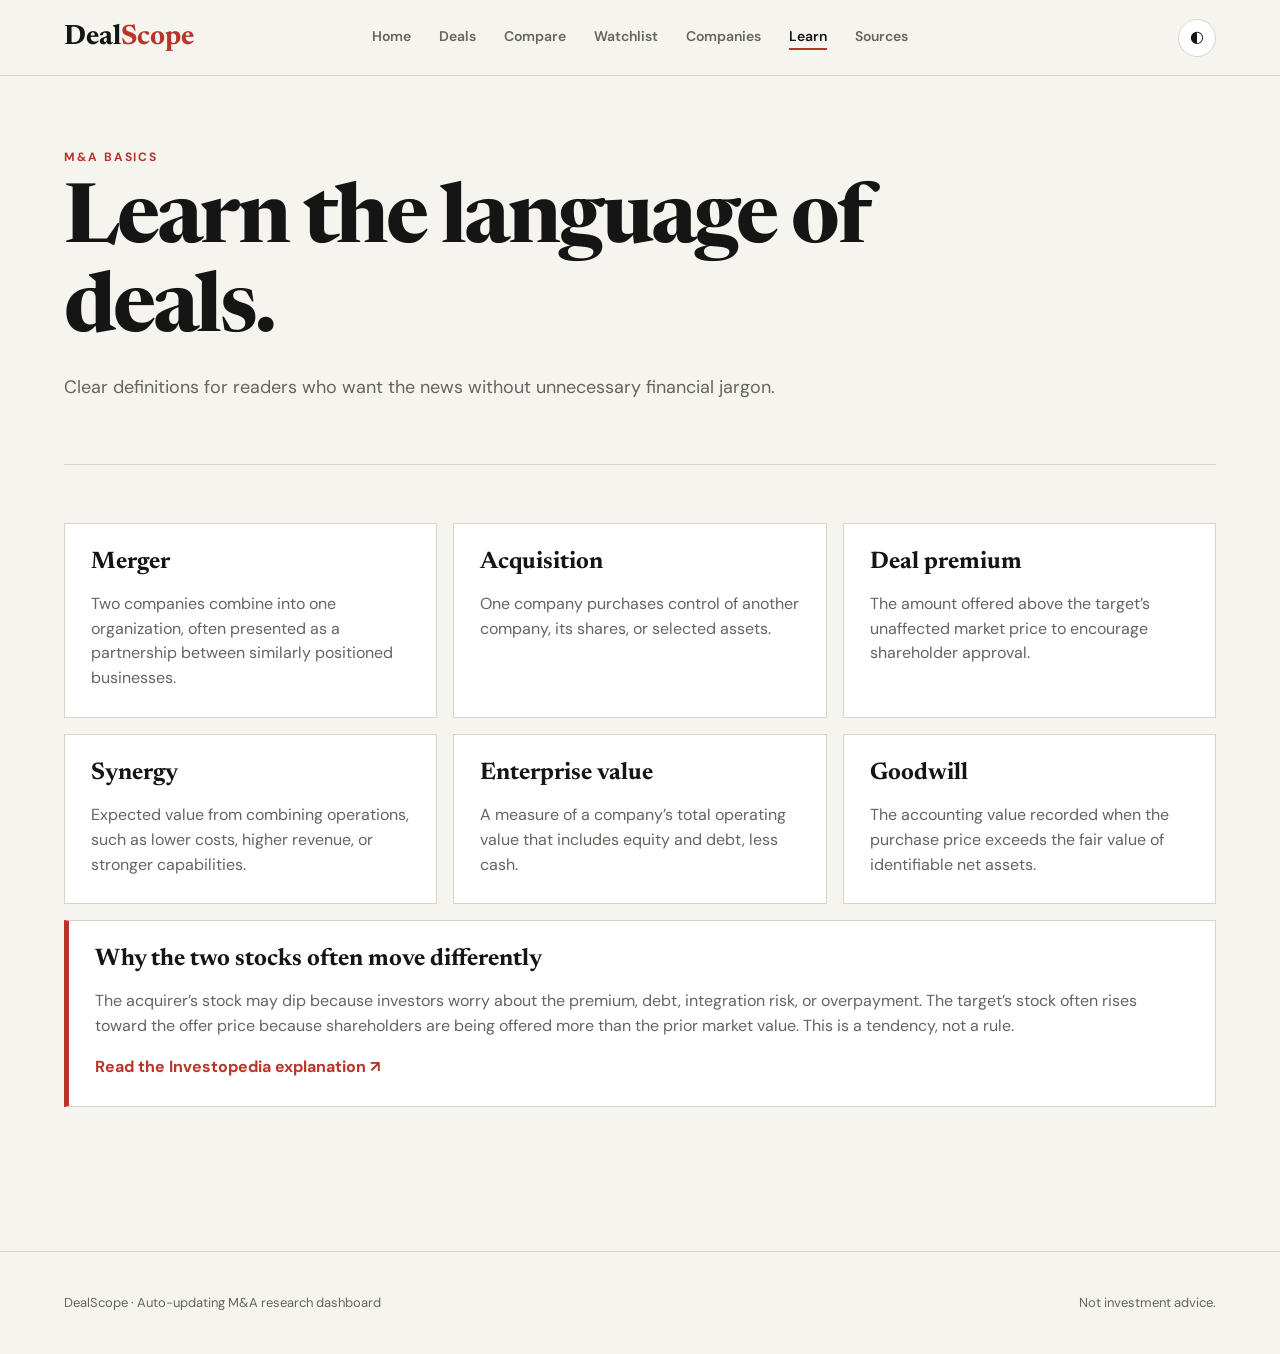
<file: learn.html>
<!DOCTYPE html><html lang="en"><head><meta charset="UTF-8"><meta name="viewport" content="width=device-width, initial-scale=1.0"><title>Learn M&A | DealScope</title><link rel="preconnect" href="https://fonts.googleapis.com"><link rel="preconnect" href="https://fonts.gstatic.com" crossorigin><link href="https://fonts.googleapis.com/css2?family=DM+Sans:wght@400;500;600;700&family=Newsreader:opsz,wght@6..72,600;6..72,700&display=swap" rel="stylesheet"><link rel="stylesheet" href="styles.css"></head><body><header class="site-header"><a class="brand" href="index.html">Deal<span>Scope</span></a><nav aria-label="Primary navigation"><a href="index.html">Home</a><a href="deals.html">Deals</a><a href="compare.html">Compare</a><a href="watchlist.html">Watchlist</a><a href="companies.html">Companies</a><a href="learn.html">Learn</a><a href="sources.html">Sources</a></nav><button id="themeToggle" class="icon-button" aria-label="Toggle dark mode">◐</button></header><main><section class="page-hero"><p class="eyebrow">M&A BASICS</p><h1>Learn the language of deals.</h1><p>Clear definitions for readers who want the news without unnecessary financial jargon.</p></section><section class="definitions-grid page-section"><article><h3>Merger</h3><p>Two companies combine into one organization, often presented as a partnership between similarly positioned businesses.</p></article><article><h3>Acquisition</h3><p>One company purchases control of another company, its shares, or selected assets.</p></article><article><h3>Deal premium</h3><p>The amount offered above the target’s unaffected market price to encourage shareholder approval.</p></article><article><h3>Synergy</h3><p>Expected value from combining operations, such as lower costs, higher revenue, or stronger capabilities.</p></article><article><h3>Enterprise value</h3><p>A measure of a company’s total operating value that includes equity and debt, less cash.</p></article><article><h3>Goodwill</h3><p>The accounting value recorded when the purchase price exceeds the fair value of identifiable net assets.</p></article><article class="wide definition-callout"><h3>Why the two stocks often move differently</h3><p>The acquirer’s stock may dip because investors worry about the premium, debt, integration risk, or overpayment. The target’s stock often rises toward the offer price because shareholders are being offered more than the prior market value. This is a tendency, not a rule.</p><a href="https://www.investopedia.com/ask/answers/203.asp" target="_blank" rel="noreferrer">Read the Investopedia explanation ↗</a></article></section></main><footer><p>DealScope · Auto-updating M&A research dashboard</p><p>Not investment advice.</p></footer><script src="generated-deals.js"></script><script src="data.js"></script><script src="app.js"></script></body></html>
</file>
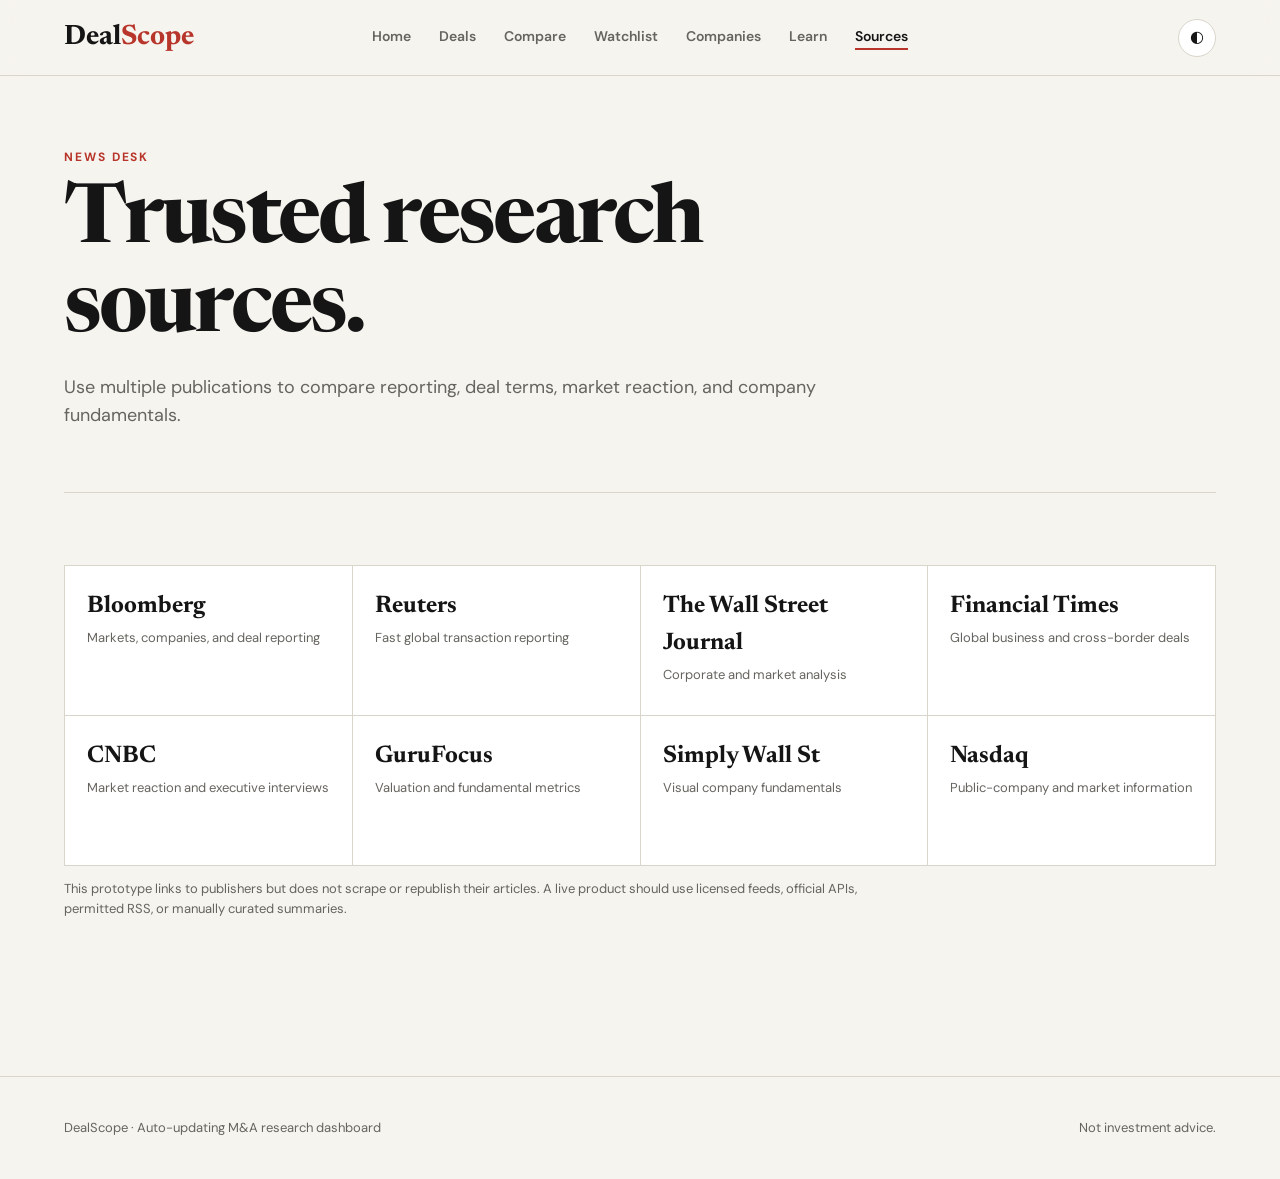
<file: sources.html>
<!DOCTYPE html><html lang="en"><head><meta charset="UTF-8"><meta name="viewport" content="width=device-width, initial-scale=1.0"><title>News Sources | DealScope</title><link rel="preconnect" href="https://fonts.googleapis.com"><link rel="preconnect" href="https://fonts.gstatic.com" crossorigin><link href="https://fonts.googleapis.com/css2?family=DM+Sans:wght@400;500;600;700&family=Newsreader:opsz,wght@6..72,600;6..72,700&display=swap" rel="stylesheet"><link rel="stylesheet" href="styles.css"></head><body><header class="site-header"><a class="brand" href="index.html">Deal<span>Scope</span></a><nav aria-label="Primary navigation"><a href="index.html">Home</a><a href="deals.html">Deals</a><a href="compare.html">Compare</a><a href="watchlist.html">Watchlist</a><a href="companies.html">Companies</a><a href="learn.html">Learn</a><a href="sources.html">Sources</a></nav><button id="themeToggle" class="icon-button" aria-label="Toggle dark mode">◐</button></header><main><section class="page-hero"><p class="eyebrow">NEWS DESK</p><h1>Trusted research sources.</h1><p>Use multiple publications to compare reporting, deal terms, market reaction, and company fundamentals.</p></section><section class="page-section"><div id="sourceGrid" class="source-grid"></div><p class="source-note">This prototype links to publishers but does not scrape or republish their articles. A live product should use licensed feeds, official APIs, permitted RSS, or manually curated summaries.</p></section></main><footer><p>DealScope · Auto-updating M&A research dashboard</p><p>Not investment advice.</p></footer><script src="generated-deals.js"></script><script src="data.js"></script><script src="app.js"></script></body></html>
</file>
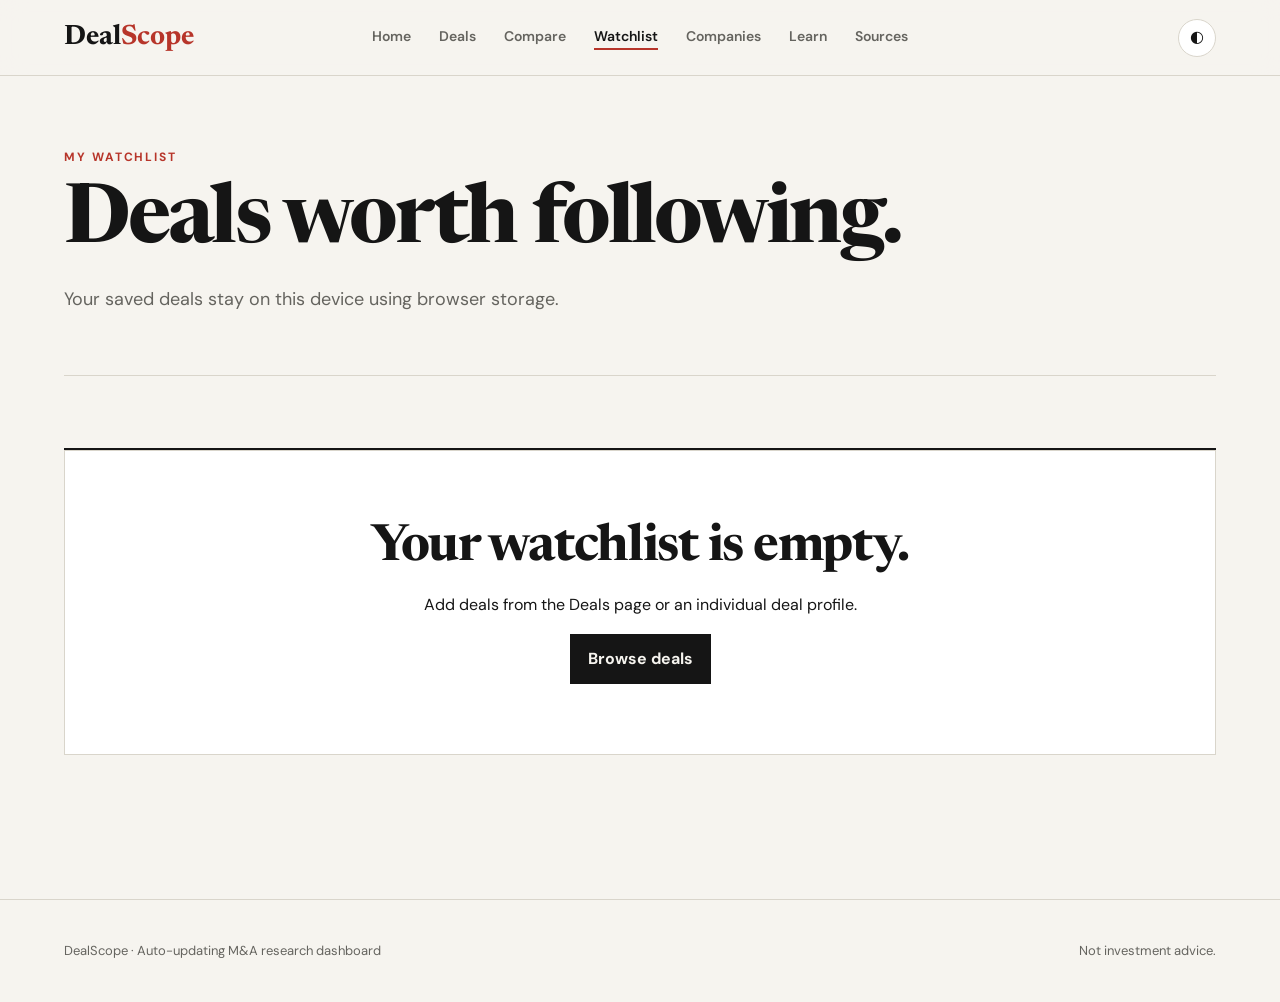
<file: watchlist.html>
<!DOCTYPE html><html lang="en"><head><meta charset="UTF-8"><meta name="viewport" content="width=device-width, initial-scale=1.0"><link rel="preconnect" href="https://fonts.googleapis.com"><link rel="preconnect" href="https://fonts.gstatic.com" crossorigin><link href="https://fonts.googleapis.com/css2?family=DM+Sans:wght@400;500;600;700&family=Newsreader:opsz,wght@6..72,600;6..72,700&display=swap" rel="stylesheet"><link rel="stylesheet" href="styles.css"><title>Watchlist | DealScope</title></head><body><header class="site-header"><a class="brand" href="index.html">Deal<span>Scope</span></a><nav aria-label="Primary navigation"><a href="index.html">Home</a><a href="deals.html">Deals</a><a href="compare.html">Compare</a><a href="watchlist.html">Watchlist</a><a href="companies.html">Companies</a><a href="learn.html">Learn</a><a href="sources.html">Sources</a></nav><button id="themeToggle" class="icon-button" aria-label="Toggle dark mode">◐</button></header><main><section class="page-hero"><p class="eyebrow">MY WATCHLIST</p><h1>Deals worth following.</h1><p>Your saved deals stay on this device using browser storage.</p></section><section class="page-section"><div id="watchlistGrid" class="deal-list"></div></section></main><footer><p>DealScope · Auto-updating M&A research dashboard</p><p>Not investment advice.</p></footer><script src="generated-deals.js"></script><script src="data.js"></script><script src="app.js"></script></body></html>
</file>
<file: styles.css>
:root {
  --bg: #f6f4ef;
  --surface: #ffffff;
  --surface-soft: #eeece6;
  --text: #151515;
  --muted: #65645f;
  --line: #d9d5cb;
  --accent: #b7352a;
  --accent-soft: #f6ded9;
  --positive: #1f7357;
  --shadow: 0 18px 40px rgba(27, 25, 20, 0.08);
}

body.dark {
  --bg: #111211;
  --surface: #1a1c1a;
  --surface-soft: #232623;
  --text: #f5f3ed;
  --muted: #aaa9a3;
  --line: #343833;
  --accent: #f06b5f;
  --accent-soft: #3e2422;
  --positive: #65c7a3;
  --shadow: 0 18px 40px rgba(0, 0, 0, 0.25);
}

* { box-sizing: border-box; }
html { scroll-behavior: smooth; }
body {
  margin: 0;
  background: var(--bg);
  color: var(--text);
  font-family: "DM Sans", sans-serif;
  line-height: 1.55;
}
button, input, select { font: inherit; }
a { color: inherit; }

.site-header {
  position: sticky;
  top: 0;
  z-index: 10;
  display: grid;
  grid-template-columns: 1fr auto 1fr;
  align-items: center;
  padding: 16px clamp(20px, 5vw, 72px);
  border-bottom: 1px solid var(--line);
  background: color-mix(in srgb, var(--bg) 92%, transparent);
  backdrop-filter: blur(12px);
}
.brand {
  text-decoration: none;
  font-family: "Newsreader", serif;
  font-size: 28px;
  font-weight: 700;
}
.brand span { color: var(--accent); }
nav { display: flex; gap: 28px; }
nav a { text-decoration: none; color: var(--muted); font-size: 14px; font-weight: 600; }
nav a:hover { color: var(--text); }
.icon-button {
  justify-self: end;
  width: 38px;
  height: 38px;
  border: 1px solid var(--line);
  border-radius: 50%;
  background: var(--surface);
  color: var(--text);
  cursor: pointer;
}

main { width: min(1440px, 100%); margin: 0 auto; padding: 0 clamp(20px, 5vw, 72px) 72px; }
.hero {
  display: grid;
  grid-template-columns: minmax(0, 1.6fr) minmax(280px, .65fr);
  gap: 60px;
  align-items: end;
  padding: 88px 0 60px;
  border-bottom: 1px solid var(--line);
}
.eyebrow { margin: 0 0 12px; color: var(--accent); font-size: 12px; letter-spacing: .16em; font-weight: 700; }
h1, h2, h3 { font-family: "Newsreader", serif; line-height: 1.08; }
h1 { max-width: 850px; margin: 0; font-size: clamp(48px, 7vw, 92px); letter-spacing: -.035em; }
h2 { margin: 0; font-size: clamp(34px, 4vw, 54px); letter-spacing: -.025em; }
h3 { margin: 0 0 10px; font-size: 24px; }
.hero-copy { max-width: 760px; margin: 24px 0 0; color: var(--muted); font-size: 19px; }
.market-pulse { padding: 26px; border: 1px solid var(--line); background: var(--surface); box-shadow: var(--shadow); }
.market-pulse span, .market-pulse small { color: var(--muted); }
.market-pulse strong { display: block; margin: 8px 0 0; font-family: "Newsreader", serif; font-size: 58px; }
.market-pulse p { margin: 0 0 18px; }

.toolbar { display: grid; grid-template-columns: 1fr 210px 210px; gap: 12px; padding: 28px 0; }
input, select { width: 100%; padding: 14px 16px; border: 1px solid var(--line); border-radius: 0; background: var(--surface); color: var(--text); outline: none; }
input:focus, select:focus { border-color: var(--accent); }

.metrics { display: grid; grid-template-columns: repeat(4, 1fr); border: 1px solid var(--line); background: var(--surface); }
.metrics article { padding: 22px; border-right: 1px solid var(--line); }
.metrics article:last-child { border-right: 0; }
.metrics span { display: block; color: var(--muted); font-size: 13px; }
.metrics strong { display: block; margin-top: 4px; font-family: "Newsreader", serif; font-size: 32px; }

.content-grid { display: grid; grid-template-columns: minmax(0, 1.25fr) minmax(340px, .75fr); gap: 36px; padding: 76px 0 90px; }
.section-heading { display: flex; align-items: end; justify-content: space-between; gap: 24px; margin-bottom: 28px; }
.section-heading.narrow { max-width: 850px; }
.result-count { color: var(--muted); font-size: 14px; white-space: nowrap; }
.deal-list { border-top: 2px solid var(--text); }
.deal-card { display: grid; grid-template-columns: 100px 1fr auto; gap: 20px; padding: 24px 4px; border-bottom: 1px solid var(--line); cursor: pointer; transition: .2s ease; }
.deal-card:hover, .deal-card.active { padding-left: 14px; background: var(--surface); }
.deal-date, .deal-meta { color: var(--muted); font-size: 13px; }
.deal-card h3 { font-size: 28px; }
.deal-card p { margin: 8px 0 0; color: var(--muted); }
.deal-value { text-align: right; font-family: "Newsreader", serif; font-size: 24px; font-weight: 700; }
.deal-value small { display: block; font-family: "DM Sans", sans-serif; color: var(--muted); font-size: 12px; font-weight: 500; }

.deal-detail { position: sticky; top: 88px; align-self: start; min-height: 560px; padding: 30px; border: 1px solid var(--line); background: var(--surface); box-shadow: var(--shadow); }
.empty-state { color: var(--muted); text-align: center; padding: 180px 20px; }
.detail-kicker { display: flex; justify-content: space-between; gap: 16px; margin-bottom: 18px; color: var(--muted); font-size: 12px; text-transform: uppercase; letter-spacing: .08em; }
.detail-title { font-size: 40px; }
.detail-summary { color: var(--muted); }
.score-row { display: grid; grid-template-columns: 1fr auto; align-items: center; gap: 12px; padding: 10px 0; border-bottom: 1px solid var(--line); }
.score-bar { height: 6px; margin-top: 6px; background: var(--surface-soft); }
.score-bar span { display: block; height: 100%; background: var(--accent); }
.detail-section { padding: 20px 0; border-bottom: 1px solid var(--line); }
.detail-section h4 { margin: 0 0 8px; font-size: 13px; text-transform: uppercase; letter-spacing: .08em; }
.detail-section p, .detail-section ul { margin: 0; color: var(--muted); }
.detail-section ul { padding-left: 18px; }
.source-link { display: inline-block; margin-top: 22px; color: var(--accent); font-weight: 700; text-decoration: none; }

.framework-section, .definitions-section, .sources-section { padding: 80px 0; border-top: 1px solid var(--line); }
.framework-grid { display: grid; grid-template-columns: repeat(3, 1fr); gap: 16px; }
.framework-grid article, .definitions-grid article { padding: 26px; border: 1px solid var(--line); background: var(--surface); }
.framework-grid span { color: var(--accent); font-weight: 700; }
.framework-grid p, .definitions-grid p { margin-bottom: 0; color: var(--muted); }
.definitions-grid { display: grid; grid-template-columns: repeat(3, 1fr); gap: 16px; }
.definitions-grid .wide { grid-column: 1 / -1; }
.definition-callout { border-left: 5px solid var(--accent) !important; }
.definition-callout a { display: inline-block; margin-top: 16px; color: var(--accent); font-weight: 700; text-decoration: none; }
.source-grid { display: grid; grid-template-columns: repeat(4, 1fr); border-top: 1px solid var(--line); border-left: 1px solid var(--line); }
.source-card { min-height: 150px; padding: 22px; border-right: 1px solid var(--line); border-bottom: 1px solid var(--line); background: var(--surface); text-decoration: none; }
.source-card strong { display: block; font-family: "Newsreader", serif; font-size: 24px; }
.source-card span { color: var(--muted); font-size: 13px; }
.source-card:hover strong { color: var(--accent); }
.source-note { max-width: 850px; color: var(--muted); font-size: 13px; }
footer { display: flex; justify-content: space-between; gap: 24px; padding: 28px clamp(20px, 5vw, 72px); border-top: 1px solid var(--line); color: var(--muted); font-size: 13px; }
.sr-only { position: absolute; width: 1px; height: 1px; padding: 0; margin: -1px; overflow: hidden; clip: rect(0,0,0,0); white-space: nowrap; border: 0; }

@media (max-width: 980px) {
  .site-header { grid-template-columns: 1fr auto; }
  nav { display: none; }
  .hero, .content-grid { grid-template-columns: 1fr; }
  .deal-detail { position: static; }
  .framework-grid, .definitions-grid { grid-template-columns: repeat(2, 1fr); }
  .source-grid { grid-template-columns: repeat(2, 1fr); }
  .metrics { grid-template-columns: repeat(2, 1fr); }
  .metrics article:nth-child(2) { border-right: 0; }
  .metrics article:nth-child(-n+2) { border-bottom: 1px solid var(--line); }
}

@media (max-width: 640px) {
  .hero { padding-top: 54px; }
  .toolbar { grid-template-columns: 1fr; }
  .metrics, .framework-grid, .definitions-grid, .source-grid { grid-template-columns: 1fr; }
  .metrics article { border-right: 0; border-bottom: 1px solid var(--line); }
  .deal-card { grid-template-columns: 1fr; }
  .deal-value { text-align: left; }
  footer { flex-direction: column; }
}

nav a.active{color:var(--text);border-bottom:2px solid var(--accent)}
.page-hero{padding:72px 0 44px;border-bottom:1px solid var(--line)}.page-hero h1{font-size:clamp(48px,7vw,82px)}.page-hero>p:last-child{max-width:760px;color:var(--muted);font-size:18px}.page-section{padding:72px 0}.hero-actions{display:flex;gap:12px;margin-top:30px}.primary-button,.secondary-button{display:inline-block;padding:13px 18px;text-decoration:none;font-weight:700}.primary-button{background:var(--text);color:var(--bg)}.secondary-button{border:1px solid var(--line);background:var(--surface)}.full{width:100%;text-align:center;margin-top:24px}.navigation-grid,.featured-grid{display:grid;grid-template-columns:repeat(4,1fr);gap:16px}.navigation-grid a,.featured-card{padding:26px;border:1px solid var(--line);background:var(--surface);text-decoration:none}.navigation-grid span,.featured-card>span{color:var(--accent);font-size:12px;font-weight:700;text-transform:uppercase}.navigation-grid p,.featured-card p{color:var(--muted)}.featured-card strong{font-family:"Newsreader",serif;font-size:28px}.deal-card h3 a{text-decoration:none}.deal-page{padding:52px 0}.back-link{display:inline-block;margin-bottom:34px;color:var(--muted);text-decoration:none}.deal-hero{display:grid;grid-template-columns:1fr 300px;gap:48px;padding-bottom:50px;border-bottom:1px solid var(--line)}.deal-hero h1{font-size:clamp(46px,6vw,76px)}.deal-hero>div>p:last-child{max-width:780px;color:var(--muted);font-size:19px}.deal-hero aside,.score-panel{padding:26px;border:1px solid var(--line);background:var(--surface);box-shadow:var(--shadow)}.deal-hero aside span,.deal-hero aside small{display:block;color:var(--muted)}.deal-hero aside strong{display:block;font-family:"Newsreader",serif;font-size:52px}.deal-layout{display:grid;grid-template-columns:1fr 360px;gap:50px;padding-top:56px}.deal-layout article section{padding:0 0 34px;margin-bottom:34px;border-bottom:1px solid var(--line)}.deal-layout article h2{font-size:34px}.deal-layout article p,.deal-layout article li{color:var(--muted);font-size:17px}.score-panel{position:sticky;top:88px;align-self:start}.framework-grid.page-section,.definitions-grid.page-section{padding-top:58px}
@media(max-width:980px){.navigation-grid,.featured-grid{grid-template-columns:repeat(2,1fr)}.deal-hero,.deal-layout{grid-template-columns:1fr}.score-panel{position:static}}@media(max-width:640px){.navigation-grid,.featured-grid{grid-template-columns:1fr}.hero-actions{flex-direction:column}}

.card-actions{display:flex;gap:8px;margin-top:14px}.card-actions button,.compare-head button{border:1px solid var(--line);background:var(--surface);color:var(--text);padding:7px 10px;cursor:pointer}.score-pill{display:block;margin-top:12px;padding:5px 8px;border:1px solid var(--line);font-family:"DM Sans",sans-serif;font-size:12px;text-align:center}.overall-score{margin-top:20px;padding-top:14px;border-top:1px solid var(--line);display:flex;justify-content:space-between}.timeline{margin-top:24px}.timeline-item{display:grid;grid-template-columns:22px 1fr;gap:14px;position:relative;padding-bottom:24px}.timeline-item:before{content:"";position:absolute;left:7px;top:15px;bottom:-2px;width:1px;background:var(--line)}.timeline-item:last-child:before{display:none}.timeline-item>span{width:15px;height:15px;border-radius:50%;border:2px solid var(--line);background:var(--bg);z-index:1}.timeline-item.complete>span{background:var(--accent);border-color:var(--accent)}.timeline-item.current>span{border-color:var(--accent);box-shadow:0 0 0 4px color-mix(in srgb,var(--accent) 18%,transparent)}.timeline-item small{display:block;color:var(--muted);margin-top:3px}.empty-panel{padding:70px;border:1px solid var(--line);background:var(--surface);text-align:center}.comparison-table{overflow-x:auto;border:1px solid var(--line)}.compare-row{display:grid;grid-template-columns:180px repeat(3,minmax(220px,1fr));min-width:860px}.compare-row>*{padding:18px;border-right:1px solid var(--line);border-bottom:1px solid var(--line)}.compare-row>*:last-child{border-right:0}.compare-head{background:var(--surface-soft)}.compare-head a{display:block;font-family:"Newsreader",serif;font-size:21px;text-decoration:none;margin-bottom:10px}.company-grid{display:grid;grid-template-columns:repeat(3,1fr);gap:16px}.company-card{padding:26px;border:1px solid var(--line);background:var(--surface);text-decoration:none}.company-card span,.company-card small{color:var(--muted)}.company-card p{color:var(--muted)}.history-list{border-top:2px solid var(--text)}.history-list article{display:grid;grid-template-columns:100px 1fr auto;gap:24px;padding:24px 4px;border-bottom:1px solid var(--line)}.history-list p{color:var(--muted);margin:0}.history-list strong{font-family:"Newsreader",serif;font-size:22px}@media(max-width:980px){.company-grid{grid-template-columns:repeat(2,1fr)}nav{gap:14px}}@media(max-width:640px){.company-grid{grid-template-columns:1fr}.history-list article{grid-template-columns:1fr}.site-header{position:static}.site-header nav{display:flex;overflow-x:auto;grid-column:1/-1;padding-top:10px}.site-header{grid-template-columns:1fr auto}.compare-row{grid-template-columns:150px repeat(3,220px)}}

.live-badge{display:inline-block;margin-top:.45rem;padding:.18rem .42rem;border:1px solid currentColor;border-radius:999px;font-size:.64rem;font-weight:700;letter-spacing:.08em}.deal-card .deal-value{min-width:110px}.deal-value small{display:block}
</file>
